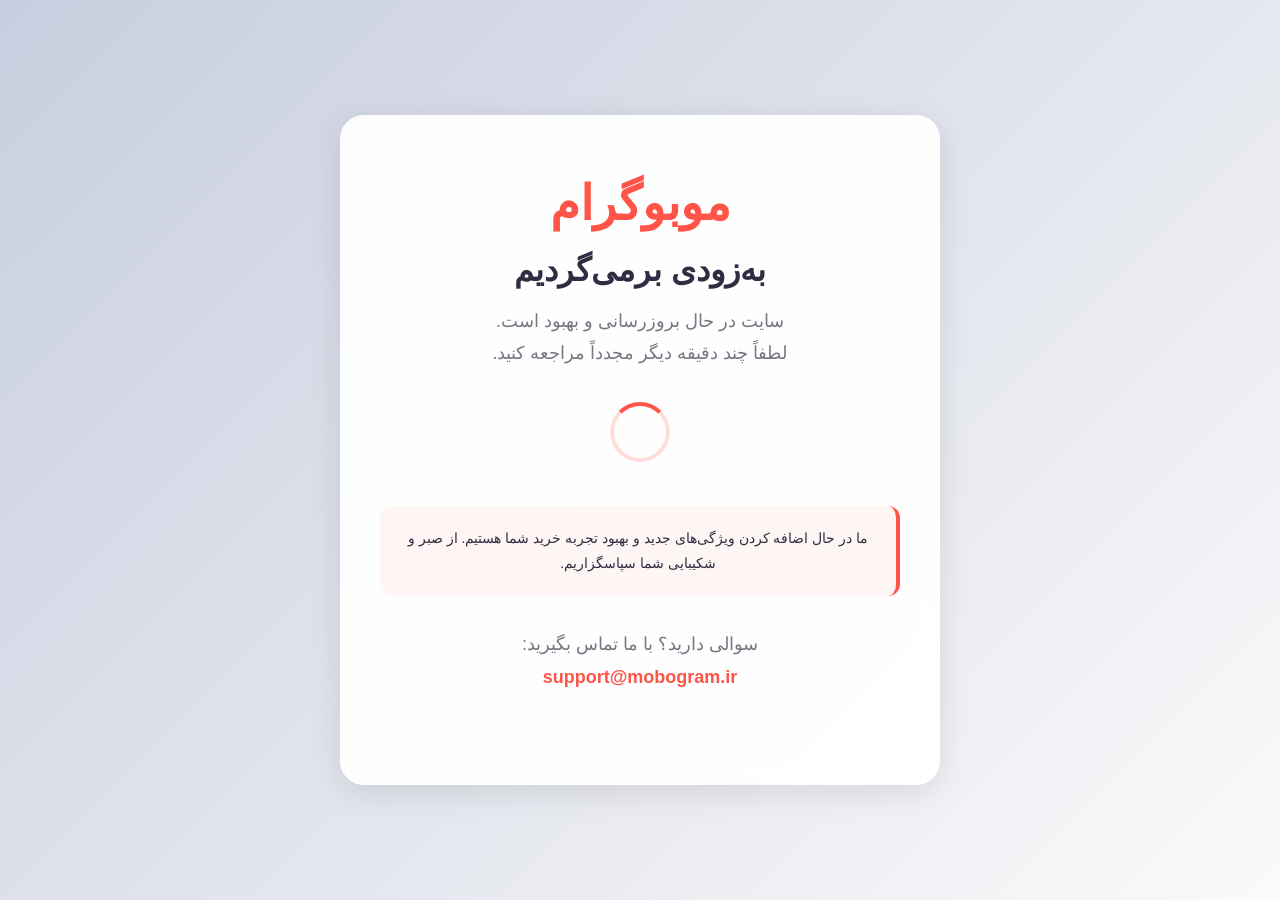
<file: maintenance.html>
<!DOCTYPE html>
<html lang="fa" dir="rtl">
<head>
  <meta charset="UTF-8">
  <meta name="viewport" content="width=device-width, initial-scale=1.0">
  <title>در حال بروزرسانی - موبوگرام</title>
  <style>
    * {
      margin: 0;
      padding: 0;
      box-sizing: border-box;
    }

    body {
      font-family: 'Nian', Tahoma, sans-serif;
      background: linear-gradient(135deg, #C8CEDF 0%, #FAFAFA 100%);
      min-height: 100vh;
      display: flex;
      align-items: center;
      justify-content: center;
      padding: 20px;
    }

    .container {
      text-align: center;
      max-width: 600px;
      background: rgba(255, 255, 255, 0.95);
      backdrop-filter: blur(10px);
      padding: 60px 40px;
      border-radius: 24px;
      box-shadow: 0 8px 32px rgba(0, 0, 0, 0.1);
    }

    .logo {
      font-size: 48px;
      font-weight: 700;
      color: #FF5548;
      margin-bottom: 20px;
      animation: pulse 2s ease-in-out infinite;
    }

    @keyframes pulse {
      0%, 100% { transform: scale(1); opacity: 1; }
      50% { transform: scale(1.05); opacity: 0.9; }
    }

    h1 {
      font-size: 32px;
      color: #302D43;
      margin-bottom: 16px;
      font-weight: 600;
    }

    p {
      font-size: 18px;
      color: #777783;
      line-height: 1.8;
      margin-bottom: 32px;
    }

    .loader {
      display: inline-block;
      width: 60px;
      height: 60px;
      border: 4px solid rgba(255, 85, 72, 0.2);
      border-top-color: #FF5548;
      border-radius: 50%;
      animation: spin 1s linear infinite;
    }

    @keyframes spin {
      to { transform: rotate(360deg); }
    }

    .info {
      margin-top: 40px;
      padding: 20px;
      background: rgba(255, 85, 72, 0.05);
      border-radius: 12px;
      border-right: 4px solid #FF5548;
    }

    .info p {
      font-size: 14px;
      color: #302D43;
      margin: 0;
    }

    .contact {
      margin-top: 32px;
      font-size: 14px;
      color: #777783;
    }

    .contact a {
      color: #FF5548;
      text-decoration: none;
      font-weight: 600;
    }

    .contact a:hover {
      text-decoration: underline;
    }

    @media (max-width: 768px) {
      .container {
        padding: 40px 24px;
      }

      .logo {
        font-size: 36px;
      }

      h1 {
        font-size: 24px;
      }

      p {
        font-size: 16px;
      }
    }
  </style>
</head>
<body>
  <div class="container">
    <div class="logo">موبوگرام</div>
    <h1>به‌زودی برمی‌گردیم</h1>
    <p>
      سایت در حال بروزرسانی و بهبود است.<br>
      لطفاً چند دقیقه دیگر مجدداً مراجعه کنید.
    </p>
    <div class="loader"></div>
    <div class="info">
      <p>
        ما در حال اضافه کردن ویژگی‌های جدید و بهبود تجربه خرید شما هستیم.
        از صبر و شکیبایی شما سپاسگزاریم.
      </p>
    </div>
    <div class="contact">
      <p>
        سوالی دارید؟ با ما تماس بگیرید:<br>
        <a href="mailto:support@mobogram.ir">support@mobogram.ir</a>
      </p>
    </div>
  </div>

  <script>
    // Auto-refresh every 30 seconds
    setTimeout(() => {
      window.location.reload();
    }, 30000);
  </script>
</body>
</html>
</file>
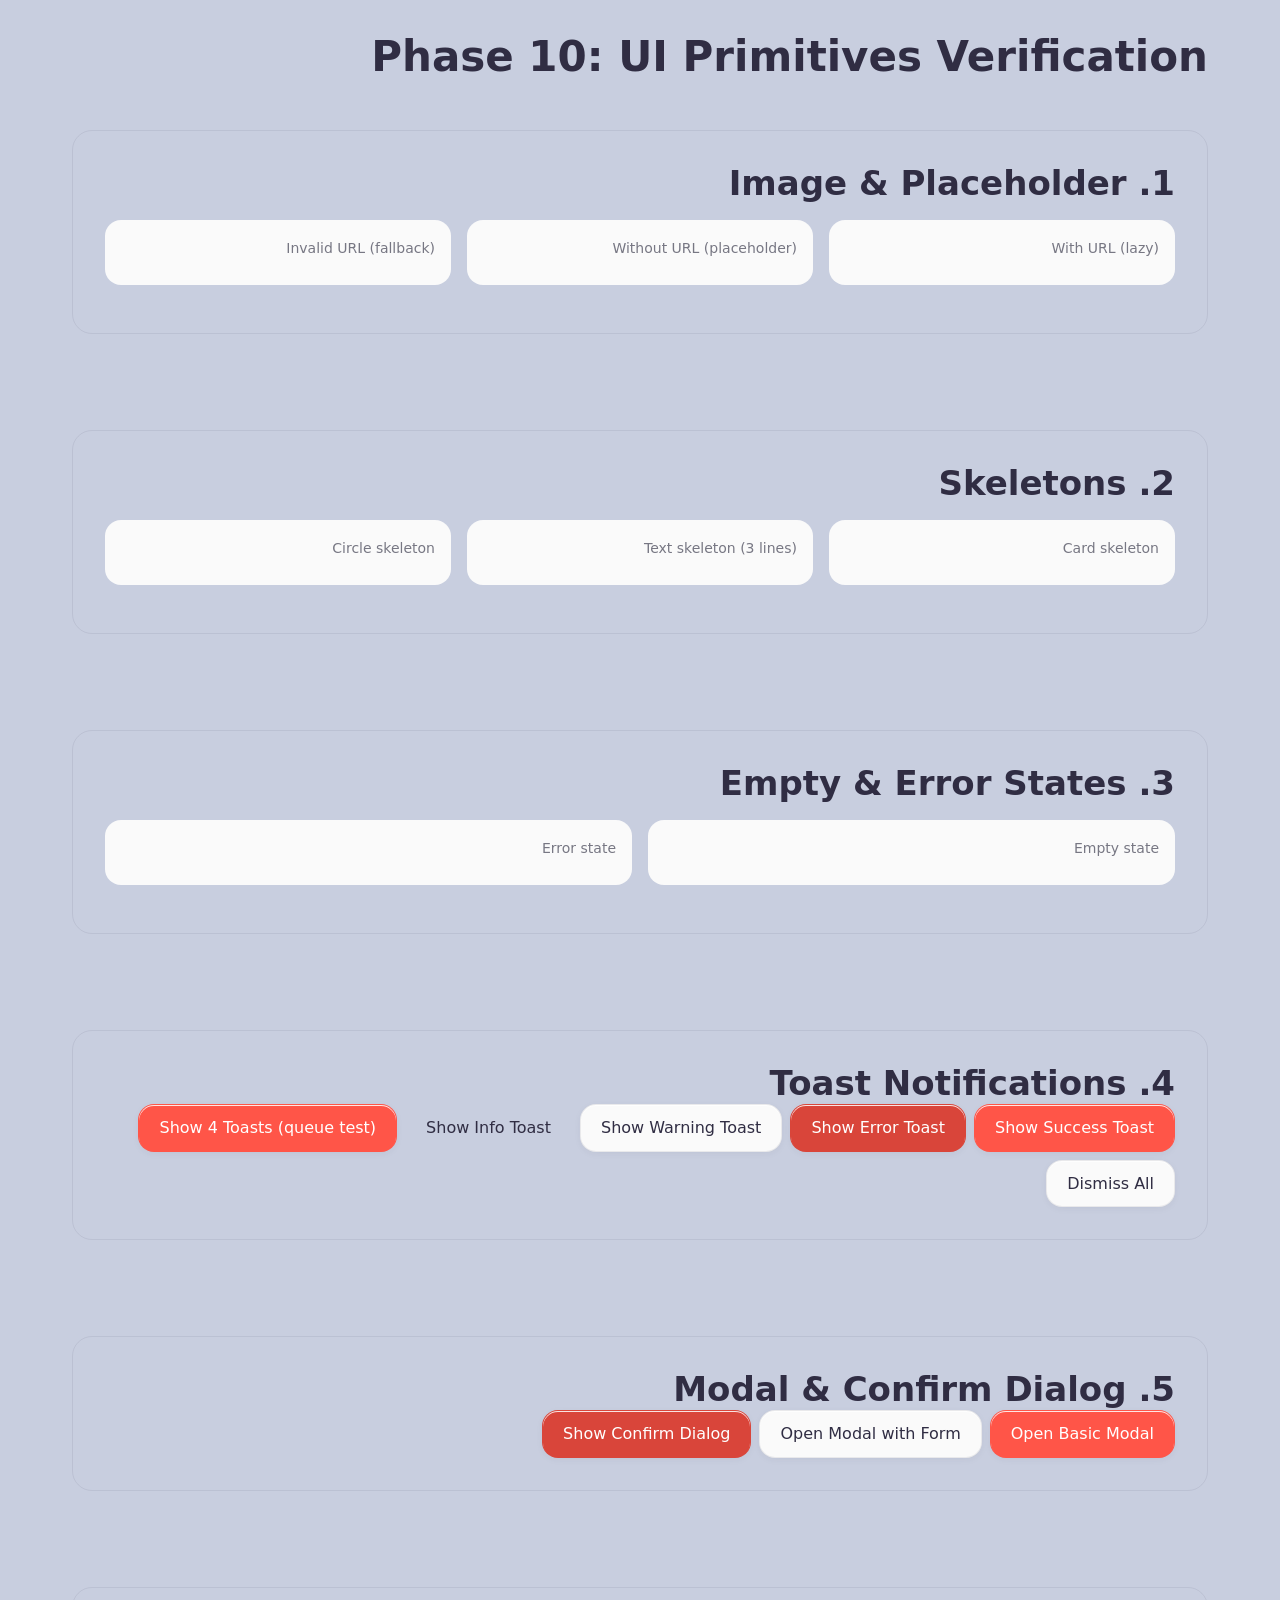
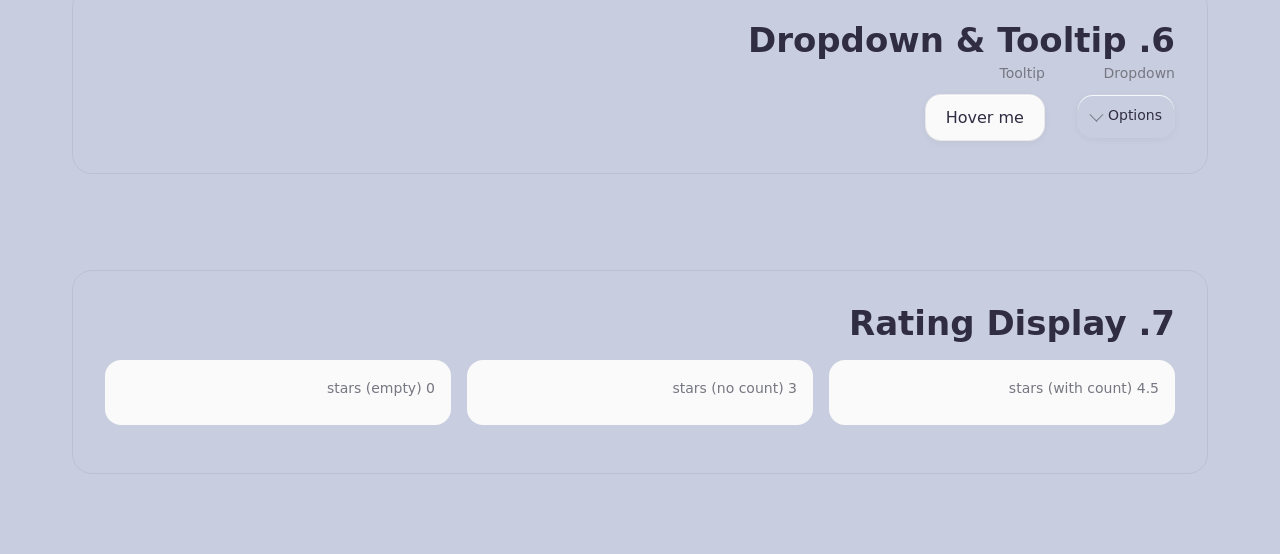
<file: test-primitives.html>
<!DOCTYPE html>
<html lang="fa" dir="rtl">
<head>
  <meta charset="UTF-8">
  <meta name="viewport" content="width=device-width, initial-scale=1.0">
  <title>Phase 10: UI Primitives Test</title>
  <link rel="stylesheet" href="../src/styles/tokens.css">
  <link rel="stylesheet" href="../src/styles/reset.css">
  <link rel="stylesheet" href="../src/styles/base.css">
  <link rel="stylesheet" href="../src/styles/components.css">
  <link rel="stylesheet" href="../src/styles/advanced.css">
  <link rel="stylesheet" href="../src/styles/animations.css">
  <style>
    body { padding: 2rem; max-width: 1200px; margin: 0 auto; }
    .test-section { margin: 3rem 0; padding: 2rem; border: 1px solid var(--color-border); border-radius: var(--radius-lg); }
    .test-section h2 { margin-top: 0; color: var(--color-text); }
    .demo-grid { display: grid; grid-template-columns: repeat(auto-fit, minmax(200px, 1fr)); gap: 1rem; margin: 1rem 0; }
    .demo-item { padding: 1rem; background: var(--color-surface); border-radius: var(--radius-md); }
    .demo-label { font-size: var(--text-sm); color: var(--color-text-muted); margin-bottom: 0.5rem; }
  </style>
</head>
<body>
  <h1>Phase 10: UI Primitives Verification</h1>
  
  <!-- Section 1: Image & Placeholder -->
  <div class="test-section">
    <h2>1. Image & Placeholder</h2>
    <div class="demo-grid">
      <div class="demo-item">
        <div class="demo-label">With URL (lazy)</div>
        <div id="img-with-url"></div>
      </div>
      <div class="demo-item">
        <div class="demo-label">Without URL (placeholder)</div>
        <div id="img-no-url"></div>
      </div>
      <div class="demo-item">
        <div class="demo-label">Invalid URL (fallback)</div>
        <div id="img-invalid-url"></div>
      </div>
    </div>
  </div>

  <!-- Section 2: Skeletons -->
  <div class="test-section">
    <h2>2. Skeletons</h2>
    <div class="demo-grid">
      <div class="demo-item">
        <div class="demo-label">Card skeleton</div>
        <div id="skeleton-card"></div>
      </div>
      <div class="demo-item">
        <div class="demo-label">Text skeleton (3 lines)</div>
        <div id="skeleton-text"></div>
      </div>
      <div class="demo-item">
        <div class="demo-label">Circle skeleton</div>
        <div id="skeleton-circle"></div>
      </div>
    </div>
  </div>

  <!-- Section 3: Empty & Error States -->
  <div class="test-section">
    <h2>3. Empty & Error States</h2>
    <div class="demo-grid">
      <div class="demo-item">
        <div class="demo-label">Empty state</div>
        <div id="empty-state"></div>
      </div>
      <div class="demo-item">
        <div class="demo-label">Error state</div>
        <div id="error-state"></div>
      </div>
    </div>
  </div>

  <!-- Section 4: Toast -->
  <div class="test-section">
    <h2>4. Toast Notifications</h2>
    <div style="display: flex; gap: 0.5rem; flex-wrap: wrap;">
      <button id="toast-success" class="btn btn--primary">Show Success Toast</button>
      <button id="toast-error" class="btn btn--danger">Show Error Toast</button>
      <button id="toast-warning" class="btn btn--secondary">Show Warning Toast</button>
      <button id="toast-info" class="btn btn--ghost">Show Info Toast</button>
      <button id="toast-multiple" class="btn btn--primary">Show 4 Toasts (queue test)</button>
      <button id="toast-dismiss-all" class="btn btn--secondary">Dismiss All</button>
    </div>
  </div>

  <!-- Section 5: Modal & Confirm -->
  <div class="test-section">
    <h2>5. Modal & Confirm Dialog</h2>
    <div style="display: flex; gap: 0.5rem;">
      <button id="modal-basic" class="btn btn--primary">Open Basic Modal</button>
      <button id="modal-form" class="btn btn--secondary">Open Modal with Form</button>
      <button id="confirm-dialog" class="btn btn--danger">Show Confirm Dialog</button>
    </div>
  </div>

  <!-- Section 6: Dropdown & Tooltip -->
  <div class="test-section">
    <h2>6. Dropdown & Tooltip</h2>
    <div style="display: flex; gap: 2rem; align-items: start;">
      <div>
        <div class="demo-label">Dropdown</div>
        <div class="dropdown" id="dropdown-demo">
          <button class="dropdown__trigger btn btn--secondary">
            <span>Options</span>
            <span class="dropdown__caret"></span>
          </button>
          <div class="dropdown__menu">
            <button class="dropdown__item">Edit</button>
            <button class="dropdown__item">Duplicate</button>
            <button class="dropdown__item" disabled>Archive (disabled)</button>
            <button class="dropdown__item">Delete</button>
          </div>
        </div>
      </div>
      <div>
        <div class="demo-label">Tooltip</div>
        <div class="tooltip" id="tooltip-demo">
          <button class="btn btn--secondary">Hover me</button>
          <div class="tooltip__bubble">This is a tooltip</div>
        </div>
      </div>
    </div>
  </div>

  <!-- Section 7: Rating -->
  <div class="test-section">
    <h2>7. Rating Display</h2>
    <div class="demo-grid">
      <div class="demo-item">
        <div class="demo-label">4.5 stars (with count)</div>
        <div id="rating-4-5"></div>
      </div>
      <div class="demo-item">
        <div class="demo-label">3 stars (no count)</div>
        <div id="rating-3"></div>
      </div>
      <div class="demo-item">
        <div class="demo-label">0 stars (empty)</div>
        <div id="rating-0"></div>
      </div>
    </div>
  </div>

  <script type="module">
    import {
      renderImage,
      renderSkeleton,
      renderEmptyState,
      renderErrorState,
      showToast,
      dismissAllToasts,
      showModal,
      showConfirmDialog,
      createDropdown,
      createTooltip,
      renderRating,
    } from '../src/ui/primitives.js';

    // ===== Section 1: Image tests =====
    document.getElementById('img-with-url').appendChild(
      renderImage({
        url: 'https://images.unsplash.com/photo-1511707171634-5f897ff02aa9?w=400',
        alt: 'Sample phone',
        aspectRatio: '1/1',
      })
    );

    document.getElementById('img-no-url').appendChild(
      renderImage({ url: null, alt: 'No image', aspectRatio: '1/1' })
    );

    document.getElementById('img-invalid-url').appendChild(
      renderImage({ url: 'https://invalid-url-that-does-not-exist.com/image.jpg', alt: 'Invalid', aspectRatio: '1/1' })
    );

    // ===== Section 2: Skeleton tests =====
    document.getElementById('skeleton-card').appendChild(renderSkeleton({ variant: 'card' }));
    document.getElementById('skeleton-text').appendChild(renderSkeleton({ variant: 'text', lines: 3 }));
    document.getElementById('skeleton-circle').appendChild(renderSkeleton({ variant: 'circle' }));

    // ===== Section 3: Empty & Error states =====
    document.getElementById('empty-state').appendChild(
      renderEmptyState({
        title: 'سبد خرید شما خالی است',
        description: 'محصولی به سبد خرید اضافه نکرده‌اید',
        icon: 'cart',
        cta: { label: 'مشاهده محصولات', onClick: () => alert('Navigate to products') },
      })
    );

    document.getElementById('error-state').appendChild(
      renderErrorState({
        title: 'خطا در بارگذاری',
        message: 'لطفاً دوباره تلاش کنید',
        onRetry: () => alert('Retrying...'),
      })
    );

    // ===== Section 4: Toast tests =====
    document.getElementById('toast-success').addEventListener('click', () => {
      showToast({ title: 'موفق', message: 'عملیات با موفقیت انجام شد', variant: 'success' });
    });

    document.getElementById('toast-error').addEventListener('click', () => {
      showToast({ title: 'خطا', message: 'مشکلی پیش آمد', variant: 'error', duration: 6000 });
    });

    document.getElementById('toast-warning').addEventListener('click', () => {
      showToast({ title: 'هشدار', message: 'لطفاً توجه کنید', variant: 'warning' });
    });

    document.getElementById('toast-info').addEventListener('click', () => {
      showToast({ message: 'این یک پیام اطلاعاتی است', variant: 'info' });
    });

    document.getElementById('toast-multiple').addEventListener('click', () => {
      showToast({ message: 'Toast 1', variant: 'info' });
      showToast({ message: 'Toast 2', variant: 'success' });
      showToast({ message: 'Toast 3', variant: 'warning' });
      showToast({ message: 'Toast 4 (queued)', variant: 'error' });
    });

    document.getElementById('toast-dismiss-all').addEventListener('click', () => {
      dismissAllToasts();
    });

    // ===== Section 5: Modal tests =====
    document.getElementById('modal-basic').addEventListener('click', () => {
      const { close } = showModal({
        title: 'مودال ساده',
        body: '<p>این یک مودال ساده است. با Escape یا کلیک روی backdrop بسته می‌شود.</p>',
        size: 'md',
        onClose: () => console.log('Modal closed'),
      });
    });

    document.getElementById('modal-form').addEventListener('click', () => {
      const form = document.createElement('form');
      form.innerHTML = `
        <div class="form-control">
          <label class="form-label">نام</label>
          <input type="text" class="input" placeholder="نام خود را وارد کنید">
        </div>
        <div class="form-control">
          <label class="form-label">ایمیل</label>
          <input type="email" class="input" placeholder="email@example.com">
        </div>
      `;

      const footer = document.createElement('div');
      footer.className = 'row row--end';
      footer.style.width = '100%';
      footer.style.gap = 'var(--space-3)';

      const cancelBtn = document.createElement('button');
      cancelBtn.className = 'btn btn--ghost';
      cancelBtn.textContent = 'انصراف';

      const submitBtn = document.createElement('button');
      submitBtn.className = 'btn btn--primary';
      submitBtn.textContent = 'ذخیره';

      footer.append(cancelBtn, submitBtn);

      const { close } = showModal({
        title: 'فرم نمونه',
        body: form,
        footer,
        size: 'md',
      });

      cancelBtn.addEventListener('click', close);
      submitBtn.addEventListener('click', () => {
        showToast({ message: 'فرم ارسال شد', variant: 'success' });
        close();
      });
    });

    document.getElementById('confirm-dialog').addEventListener('click', async () => {
      const confirmed = await showConfirmDialog({
        title: 'تأیید حذف',
        message: 'آیا مطمئن هستید که می‌خواهید این محصول را حذف کنید؟',
        confirmLabel: 'بله، حذف کن',
        cancelLabel: 'انصراف',
        confirmVariant: 'danger',
      });

      if (confirmed) {
        showToast({ message: 'محصول حذف شد', variant: 'success' });
      } else {
        showToast({ message: 'عملیات لغو شد', variant: 'info' });
      }
    });

    // ===== Section 6: Dropdown & Tooltip tests =====
    const dropdown = createDropdown(document.getElementById('dropdown-demo'), {
      trigger: 'click',
      onOpen: () => console.log('Dropdown opened'),
      onClose: () => console.log('Dropdown closed'),
    });

    document.querySelectorAll('#dropdown-demo .dropdown__item').forEach(item => {
      item.addEventListener('click', () => {
        showToast({ message: `Selected: ${item.textContent}`, variant: 'info' });
        dropdown.close();
      });
    });

    const tooltip = createTooltip(document.getElementById('tooltip-demo'));

    // ===== Section 7: Rating tests =====
    document.getElementById('rating-4-5').appendChild(
      renderRating({ value: 4.5, showCount: true, count: 128, size: 'md' })
    );

    document.getElementById('rating-3').appendChild(
      renderRating({ value: 3, showValue: true, size: 'md' })
    );

    document.getElementById('rating-0').appendChild(
      renderRating({ value: 0, size: 'md' })
    );

    console.log('✓ All UI primitives loaded and initialized');
  </script>
</body>
</html>
</file>
<file: src/styles/tokens.css>
/* === FILE: styles/tokens.css === */
/* Project: Mobogram — Phase 1 */
/* Purpose: Design tokens as CSS custom properties — the visual constitution */

:root {
  /* ===== COLORS ===== */

  /* lavender-gray page background */
  --color-bg: #C8CEDF;
  /* primary off-white surface */
  --color-surface: #FAFAFA;
  /* secondary cool-light surface */
  --color-surface-2: #F0F1F5;
  /* tertiary surface for inset areas */
  --color-surface-3: #E4E6EE;
  /* deep charcoal-purple text */
  --color-text: #302D43;
  /* secondary text */
  --color-text-muted: #777783;
  /* captions, hints */
  --color-text-subtle: #9A9AA8;
  /* warm coral-red primary accent */
  --color-accent: #FF5548;
  /* accent hover state */
  --color-accent-hover: #E8463A;
  /* accent active/pressed state */
  --color-accent-active: #D13A2F;
  /* tinted backgrounds for accent */
  --color-accent-soft: rgba(255, 85, 72, 0.12);
  /* text on coral */
  --color-on-accent: #FFFFFF;
  /* subtle border */
  --color-border: rgba(48, 45, 67, 0.08);
  /* stronger border for emphasis */
  --color-border-strong: rgba(48, 45, 67, 0.14);
  /* success green */
  --color-success: #2FA36B;
  /* success tinted background */
  --color-success-soft: rgba(47, 163, 107, 0.12);
  /* warning amber */
  --color-warning: #E0A02B;
  /* warning tinted background */
  --color-warning-soft: rgba(224, 160, 43, 0.14);
  /* danger red */
  --color-danger: #D9453A;
  /* danger tinted background */
  --color-danger-soft: rgba(217, 69, 58, 0.12);
  /* info blue */
  --color-info: #3B7DD8;
  /* info tinted background */
  --color-info-soft: rgba(59, 125, 216, 0.12);
  /* checkerboard placeholder tint */
  --color-checker: rgba(48, 45, 67, 0.06);

  /* ===== SPACING (4-based scale) ===== */

  --space-1: 4px;   /* micro gap */
  --space-2: 8px;   /* tight gap */
  --space-3: 12px;  /* compact gap */
  --space-4: 16px;  /* default gap */
  --space-5: 20px;  /* comfortable gap */
  --space-6: 24px;  /* section gap */
  --space-8: 32px;  /* large gap */
  --space-10: 40px; /* section padding */
  --space-12: 48px; /* page section spacing */
  --space-16: 64px; /* major section spacing */
  --space-20: 80px; /* hero spacing */

  /* ===== RADIUS ===== */

  --radius-xs: 8px;    /* small chips, tags */
  --radius-sm: 12px;   /* inputs, small cards */
  --radius-md: 16px;   /* cards, panels */
  --radius-lg: 20px;   /* large cards */
  --radius-xl: 28px;   /* modals, dialogs */
  --radius-2xl: 36px;  /* hero sections */
  --radius-full: 9999px; /* pills, circles */

  /* ===== SHADOWS (three-layer neumorphic system) ===== */

  /* Layer 1: large, soft, low opacity — ambient glow */
  --shadow-ambient: 0 8px 24px -8px rgba(48, 45, 67, 0.10);
  /* Layer 2: medium, directed — key light */
  --shadow-key: 0 2px 8px -2px rgba(48, 45, 67, 0.08);
  /* Layer 3: light edge on top — highlight */
  --shadow-highlight: inset 0 1px 0 rgba(255, 255, 255, 0.85);

  /* Composed: standard card elevation */
  --shadow-card:
    var(--shadow-key),
    var(--shadow-ambient),
    var(--shadow-highlight);

  /* Composed: elevated elements (dropdowns, popovers) */
  --shadow-elevated:
    0 4px 12px -2px rgba(48, 45, 67, 0.08),
    0 16px 40px -12px rgba(48, 45, 67, 0.14),
    var(--shadow-highlight);

  /* Composed: floating elements (modals, toasts, drawers) */
  --shadow-floating:
    0 8px 20px -4px rgba(48, 45, 67, 0.10),
    0 28px 60px -16px rgba(48, 45, 67, 0.18),
    var(--shadow-highlight);

  /* Composed: inset/well areas */
  --shadow-inset:
    inset 0 2px 6px rgba(48, 45, 67, 0.08),
    inset 0 -1px 0 rgba(255, 255, 255, 0.6);

  /* ===== TYPOGRAPHY ===== */

  /* Font stacks */
  --font-fa: 'Vazirmatn', system-ui, -apple-system, 'Segoe UI', sans-serif;
  --font-en: 'Inter', system-ui, -apple-system, 'Segoe UI', sans-serif;
  --font-mono: 'JetBrains Mono', ui-monospace, 'SF Mono', monospace;

  /* Fluid sizes using clamp(min, preferred, max) */
  --text-xs:   clamp(0.6875rem, 0.65rem + 0.2vw, 0.75rem);    /* ~11–12px */
  --text-sm:   clamp(0.8125rem, 0.78rem + 0.25vw, 0.875rem);  /* ~13–14px */
  --text-base: clamp(0.9375rem, 0.9rem + 0.3vw, 1rem);        /* ~15–16px */
  --text-lg:   clamp(1.0625rem, 1rem + 0.4vw, 1.125rem);      /* ~17–18px */
  --text-xl:   clamp(1.25rem, 1.15rem + 0.6vw, 1.375rem);     /* ~20–22px */
  --text-2xl:  clamp(1.5rem, 1.35rem + 0.9vw, 1.75rem);       /* ~24–28px */
  --text-3xl:  clamp(1.75rem, 1.55rem + 1.2vw, 2.125rem);     /* ~28–34px */
  --text-4xl:  clamp(2.125rem, 1.85rem + 1.6vw, 2.625rem);    /* ~34–42px */
  --text-5xl:  clamp(2.5rem, 2.1rem + 2.2vw, 3.25rem);        /* ~40–52px */

  /* Line heights */
  --leading-tight: 1.2;    /* headings */
  --leading-snug: 1.35;    /* UI labels */
  --leading-normal: 1.6;   /* default */
  --leading-relaxed: 1.8;  /* Persian body — needs air */

  /* Font weights */
  --weight-regular: 400;
  --weight-medium: 500;
  --weight-semibold: 600;
  --weight-bold: 700;

  /* ===== MOTION ===== */

  /* Durations */
  --duration-instant: 80ms;  /* micro feedback */
  --duration-fast: 160ms;    /* hover, focus */
  --duration-normal: 240ms;  /* state transitions */
  --duration-slow: 360ms;    /* reveals, entrances */
  --duration-slower: 480ms;  /* page transitions */

  /* Easings */
  --ease-out-soft: cubic-bezier(0.22, 1, 0.36, 1);      /* entrances, reveals */
  --ease-in-out-soft: cubic-bezier(0.65, 0, 0.35, 1);   /* state changes */
  --ease-spring: cubic-bezier(0.34, 1.56, 0.64, 1);     /* playful micro-interactions */

  /* ===== LAYOUT ===== */

  /* Container widths */
  --container-sm: 640px;
  --container-md: 768px;
  --container-lg: 1024px;
  --container-xl: 1200px;
  --container-2xl: 1440px;

  /* Structural heights */
  --header-height: 72px;

  /* ===== Z-INDEX ===== */

  --z-base: 1;
  --z-dropdown: 100;
  --z-sticky: 200;
  --z-header: 300;
  --z-drawer: 400;
  --z-modal: 500;
  --z-toast: 600;
  --z-tooltip: 700;

  /* ===== FOCUS ===== */

  /* Focus ring for keyboard navigation */
  --focus-ring: 0 0 0 3px rgba(255, 85, 72, 0.35);
  /* Offset from element edge */
  --focus-ring-offset: 2px;
}

/* Mobile header height override */
@media (max-width: 767px) {
  :root {
    --header-height: 64px;
  }
}
</file>
<file: src/styles/base.css>
/* === FILE: styles/base.css === */
/* Project: Mobogram — Phase 1 */
/* Purpose: Base styles, typography defaults, layout utilities — no component styles */

/* ===== ROOT & BODY ===== */

html,
body {
  overflow-x: clip;
}

body {
  display: flex;
  flex-direction: column;
  min-height: 100dvh;
  background-color: var(--color-bg);
  color: var(--color-text);
  font-size: var(--text-base);
  line-height: var(--leading-relaxed);
}

:lang(fa) body {
  font-family: var(--font-fa);
}

:lang(en) body {
  font-family: var(--font-en);
}

/* ===== TYPOGRAPHY DEFAULTS ===== */

h1 {
  font-size: var(--text-4xl);
}

h2 {
  font-size: var(--text-3xl);
}

h3 {
  font-size: var(--text-2xl);
}

h4 {
  font-size: var(--text-xl);
}

h5 {
  font-size: var(--text-lg);
}

h6 {
  font-size: var(--text-base);
}

h1,
h2,
h3,
h4,
h5,
h6 {
  line-height: var(--leading-tight);
  font-weight: var(--weight-semibold);
  color: var(--color-text);
}

p {
  line-height: var(--leading-relaxed);
  margin-block-end: var(--space-4);
}

small {
  font-size: var(--text-sm);
  color: var(--color-text-muted);
}

strong,
b {
  font-weight: var(--weight-semibold);
}

code,
kbd,
samp,
pre {
  font-family: var(--font-mono);
  font-size: 0.9em;
}

/* ===== LINKS ===== */

a {
  color: var(--color-accent);
  text-decoration: underline;
  text-underline-offset: 3px;
  text-decoration-thickness: 1px;
  transition: color var(--duration-fast) var(--ease-out-soft);
}

a:hover {
  color: var(--color-accent-hover);
}

/* ===== SELECTION ===== */

::selection {
  background: var(--color-accent-soft);
  color: var(--color-text);
}

/* ===== SCROLLBAR ===== */

/* Webkit scrollbar styling */
::-webkit-scrollbar {
  width: 8px;
  height: 8px;
}

::-webkit-scrollbar-track {
  background: transparent;
}

::-webkit-scrollbar-thumb {
  background-color: var(--color-border-strong);
  border-radius: var(--radius-full);
  border: 2px solid transparent;
  background-clip: padding-box;
}

::-webkit-scrollbar-thumb:hover {
  background-color: var(--color-text-subtle);
}

/* Standard scrollbar (Firefox) */
* {
  scrollbar-width: thin;
  scrollbar-color: var(--color-border-strong) transparent;
}

/* ===== FOCUS ===== */

:focus {
  outline: none;
}

:focus-visible {
  outline: none;
  box-shadow: var(--focus-ring);
  outline-offset: var(--focus-ring-offset);
  border-radius: inherit;
}

a:focus-visible,
button:focus-visible,
input:focus-visible,
textarea:focus-visible,
select:focus-visible,
[tabindex]:focus-visible {
  outline: none;
  box-shadow: var(--focus-ring);
  outline-offset: var(--focus-ring-offset);
  border-radius: inherit;
}

/* ===== SCROLL BEHAVIOR ===== */

html {
  scroll-behavior: smooth;
}

/* ===== LAYOUT UTILITIES ===== */

.container {
  width: 100%;
  max-width: var(--container-xl);
  margin-inline: auto;
  padding-inline: var(--space-4);
}

@media (min-width: 768px) {
  .container {
    padding-inline: var(--space-6);
  }
}

@media (min-width: 1200px) {
  .container {
    max-width: var(--container-2xl);
  }
}

/* Stack: vertical flex layout */
.stack {
  display: flex;
  flex-direction: column;
  gap: var(--space-4);
}

.stack--tight {
  gap: var(--space-2);
}

.stack--loose {
  gap: var(--space-8);
}

/* Row: horizontal flex layout */
.row {
  display: flex;
  align-items: center;
  gap: var(--space-3);
  flex-wrap: wrap;
}

.row--between {
  justify-content: space-between;
}

.row--center {
  justify-content: center;
}

.row--end {
  justify-content: flex-end;
}

/* Grid: auto-fill responsive grid */
.grid {
  display: grid;
  grid-template-columns: repeat(auto-fill, minmax(220px, 1fr));
  gap: var(--space-5);
}

.grid--2 {
  grid-template-columns: repeat(2, 1fr);
}

.grid--3 {
  grid-template-columns: repeat(auto-fill, minmax(280px, 1fr));
}

/* ===== VISIBILITY ===== */

.visually-hidden {
  position: absolute;
  width: 1px;
  height: 1px;
  padding: 0;
  margin: -1px;
  overflow: hidden;
  clip: rect(0, 0, 0, 0);
  white-space: nowrap;
  border: 0;
}

.hidden {
  display: none !important;
}

/* ===== TEXT HELPERS ===== */

.text-muted {
  color: var(--color-text-muted);
}

.text-subtle {
  color: var(--color-text-subtle);
}

.text-accent {
  color: var(--color-accent);
}

.text-center {
  text-align: center;
}

.truncate {
  overflow: hidden;
  text-overflow: ellipsis;
  white-space: nowrap;
}

.line-clamp-2 {
  display: -webkit-box;
  -webkit-line-clamp: 2;
  -webkit-box-orient: vertical;
  overflow: hidden;
}

.line-clamp-3 {
  display: -webkit-box;
  -webkit-line-clamp: 3;
  -webkit-box-orient: vertical;
  overflow: hidden;
}

/* ===== REDUCED MOTION ===== */

@media (prefers-reduced-motion: reduce) {
  html {
    scroll-behavior: auto;
  }

  *,
  *::before,
  *::after {
    animation-duration: 0.01ms !important;
    animation-iteration-count: 1 !important;
    transition-duration: 0.01ms !important;
    scroll-behavior: auto !important;
  }
}
</file>
<file: src/styles/components.css>
/* === FILE: styles/components.css === */
/* Project: Mobogram — Phase 3: Advanced UI Components */
/* Purpose: Buttons, inputs, forms, chips, rating, tables, badges, placeholder, skeleton, toast, modal, dropdown, tooltip */

/* ============================================================
   GLOBAL: Reduced-motion override (top-level)
   ============================================================ */

@media (prefers-reduced-motion: reduce) {
  .btn,
  .chip,
  .check input,
  .input {
    transition: none;
  }
}

/* ============================================================
   SECTION 1: Button
   ============================================================ */

/* --- Base --- */

.btn {
  display: inline-flex;
  align-items: center;
  justify-content: center;
  gap: var(--space-2);
  padding-block: var(--space-3);
  padding-inline: var(--space-5);
  font: inherit;
  font-size: var(--text-base);
  font-weight: var(--weight-medium);
  line-height: var(--leading-snug);
  border-radius: var(--radius-md);
  border: 1px solid transparent;
  cursor: pointer;
  user-select: none;
  -webkit-tap-highlight-color: transparent;
  transition:
    background-color var(--duration-fast) var(--ease-out-soft),
    color            var(--duration-fast) var(--ease-out-soft),
    box-shadow       var(--duration-fast) var(--ease-out-soft),
    transform        var(--duration-fast) var(--ease-out-soft);
  min-height: 44px;
  text-align: center;
  white-space: nowrap;
  position: relative;
}

/* --- Variants --- */

/* Primary */
.btn--primary {
  background: var(--color-accent);
  color: var(--color-on-accent);
  box-shadow: var(--shadow-key), var(--shadow-highlight);
}

.btn--primary:hover:not(:disabled) {
  background: var(--color-accent-hover);
}

.btn--primary:active:not(:disabled) {
  background: var(--color-accent-active);
  transform: translateY(1px);
  box-shadow: none;
}

.btn--primary:disabled {
  background: var(--color-surface-3);
  color: var(--color-text-subtle);
  box-shadow: none;
  cursor: not-allowed;
}

/* Secondary */
.btn--secondary {
  background: var(--color-surface);
  color: var(--color-text);
  border-color: var(--color-border);
  box-shadow: var(--shadow-key), var(--shadow-highlight);
}

.btn--secondary:hover:not(:disabled) {
  background: var(--color-surface-2);
  border-color: var(--color-border-strong);
}

.btn--secondary:active:not(:disabled) {
  transform: translateY(1px);
  box-shadow: none;
}

.btn--secondary:disabled {
  background: var(--color-surface-2);
  color: var(--color-text-subtle);
  box-shadow: none;
  cursor: not-allowed;
}

/* Ghost */
.btn--ghost {
  background: transparent;
  color: var(--color-text);
}

.btn--ghost:hover:not(:disabled) {
  background: var(--color-surface-2);
}

.btn--ghost:active:not(:disabled) {
  background: var(--color-surface-3);
}

.btn--ghost:disabled {
  color: var(--color-text-subtle);
  cursor: not-allowed;
}

/* Danger */
.btn--danger {
  background: var(--color-danger);
  color: white;
  box-shadow: var(--shadow-key), var(--shadow-highlight);
}

.btn--danger:hover:not(:disabled) {
  filter: brightness(0.94);
}

.btn--danger:active:not(:disabled) {
  transform: translateY(1px);
  box-shadow: none;
}

.btn--danger:disabled {
  background: var(--color-surface-3);
  color: var(--color-text-subtle);
  box-shadow: none;
  cursor: not-allowed;
}

/* Outline */
.btn--outline {
  background: transparent;
  color: var(--color-accent);
  border-color: var(--color-accent);
}

.btn--outline:hover:not(:disabled) {
  background: var(--color-accent-soft);
}

.btn--outline:active:not(:disabled) {
  transform: translateY(1px);
}

.btn--outline:disabled {
  border-color: var(--color-border);
  color: var(--color-text-subtle);
  cursor: not-allowed;
}

/* Link */
.btn--link {
  background: transparent;
  color: var(--color-accent);
  border: 0;
  padding-inline: 0;
  padding-block: 0;
  min-height: 0;
  text-decoration: underline;
  text-underline-offset: 3px;
  box-shadow: none;
}

.btn--link:hover:not(:disabled) {
  color: var(--color-accent-hover);
}

.btn--link:active:not(:disabled) {
  transform: none;
}

.btn--link:disabled {
  color: var(--color-text-subtle);
  cursor: not-allowed;
}

/* --- Sizes --- */

.btn--sm {
  padding-block: var(--space-2);
  padding-inline: var(--space-4);
  font-size: var(--text-sm);
  min-height: 36px;
  border-radius: var(--radius-sm);
}

.btn--lg {
  padding-block: var(--space-4);
  padding-inline: var(--space-8);
  font-size: var(--text-lg);
  min-height: 52px;
  border-radius: var(--radius-lg);
}

/* --- Layout --- */

.btn--block {
  width: 100%;
  display: flex;
}

.btn--icon {
  aspect-ratio: 1;
  padding: 0;
  border-radius: var(--radius-full);
  width: 44px;
  min-width: 44px;
  min-height: 44px;
  justify-content: center;
}

.btn--icon.btn--sm {
  width: 36px;
  min-width: 36px;
  min-height: 36px;
}

/* --- Grouping --- */

.btn-group {
  display: inline-flex;
  gap: var(--space-2);
  flex-wrap: wrap;
}

.btn-group--attached {
  gap: 0;
}

.btn-group--attached .btn {
  border-radius: 0;
}

.btn-group--attached .btn:first-child {
  border-start-start-radius: var(--radius-md);
  border-end-start-radius: var(--radius-md);
}

.btn-group--attached .btn:last-child {
  border-start-end-radius: var(--radius-md);
  border-end-end-radius: var(--radius-md);
}

/* --- Loading state --- */

.btn[aria-busy="true"] {
  color: transparent;
  pointer-events: none;
}

.btn[aria-busy="true"]::after {
  content: "";
  position: absolute;
  inset-inline: 0;
  margin-inline: auto;
  width: 18px;
  height: 18px;
  border: 2px solid currentColor;
  border-top-color: transparent;
  border-radius: 50%;
  animation: btn-spin 0.7s linear infinite;
  color: var(--color-text);
}

.btn--primary[aria-busy="true"]::after {
  border-color: var(--color-on-accent);
  border-top-color: transparent;
}

@keyframes btn-spin {
  to {
    transform: rotate(360deg);
  }
}

/* --- Focus --- */

.btn:focus-visible {
  outline: none;
  box-shadow: var(--focus-ring);
  outline-offset: var(--focus-ring-offset);
}

/* --- Reduced motion --- */

@media (prefers-reduced-motion: reduce) {
  .btn {
    transition: none;
  }

  .btn[aria-busy="true"]::after {
    animation-duration: 2s;
  }
}

/* ============================================================
   SECTION 2: Badge
   ============================================================ */

/* --- Base --- */

.badge {
  display: inline-flex;
  align-items: center;
  justify-content: center;
  min-width: 18px;
  height: 18px;
  padding-inline: var(--space-1);
  border-radius: var(--radius-full);
  font-size: var(--text-xs);
  font-weight: var(--weight-semibold);
  line-height: 1;
  background: var(--color-accent);
  color: var(--color-on-accent);
  pointer-events: none;
}

/* --- Variants --- */

.badge--neutral {
  background: var(--color-surface-3);
  color: var(--color-text);
}

.badge--success {
  background: var(--color-success-soft);
  color: var(--color-success);
}

.badge--warning {
  background: var(--color-warning-soft);
  color: var(--color-warning);
}

.badge--danger {
  background: var(--color-danger-soft);
  color: var(--color-danger);
}

/* --- Positioned (floating on icon buttons) --- */

.badge--floating {
  position: absolute;
  inset-block-start: -4px;
  inset-inline-end: -4px;
  box-shadow: 0 0 0 2px var(--color-surface);
}

/* ============================================================
   SECTION 3: Input
   ============================================================ */

/* --- Base --- */

.input {
  display: block;
  width: 100%;
  padding-block: var(--space-3);
  padding-inline: var(--space-4);
  font: inherit;
  font-size: var(--text-base);
  line-height: var(--leading-snug);
  color: var(--color-text);
  background: var(--color-surface);
  border: 1px solid var(--color-border);
  border-radius: var(--radius-md);
  box-shadow: var(--shadow-inset);
  transition:
    border-color var(--duration-fast) var(--ease-out-soft),
    box-shadow   var(--duration-fast) var(--ease-out-soft),
    background   var(--duration-fast) var(--ease-out-soft);
  min-height: 44px;
}

/* --- Placeholder --- */

.input::placeholder {
  color: var(--color-text-subtle);
  opacity: 1;
}

/* --- Hover --- */

.input:hover:not(:focus):not([aria-invalid="true"]):not(:disabled) {
  border-color: var(--color-border-strong);
}

/* --- Focus --- */

.input:focus,
.input:focus-visible {
  outline: none;
  border-color: var(--color-accent);
  box-shadow: var(--focus-ring);
  background: var(--color-surface);
}

/* --- Invalid --- */

.input[aria-invalid="true"] {
  border-color: var(--color-danger);
  background: var(--color-surface);
}

.input[aria-invalid="true"]:focus-visible {
  box-shadow: 0 0 0 3px var(--color-danger-soft);
}

/* --- Disabled --- */

.input:disabled {
  background: var(--color-surface-2);
  color: var(--color-text-subtle);
  cursor: not-allowed;
}

/* --- Textarea --- */

textarea.input {
  min-height: 96px;
  resize: vertical;
  padding-block: var(--space-3);
}

/* --- Select --- */

select.input {
  appearance: none;
  padding-inline-end: var(--space-10);
  background-image: url("data:image/svg+xml;utf8,<svg xmlns='http://www.w3.org/2000/svg' width='12' height='8' viewBox='0 0 12 8'><path d='M1 1l5 5 5-5' stroke='%23777783' stroke-width='1.5' fill='none' stroke-linecap='round' stroke-linejoin='round'/></svg>");
  background-repeat: no-repeat;
  background-position: center right var(--space-4);
}

/* --- Search input --- */

.input--search {
  padding-inline-start: var(--space-10);
  background-image: url("data:image/svg+xml;utf8,<svg xmlns='http://www.w3.org/2000/svg' width='18' height='18' viewBox='0 0 24 24' fill='none' stroke='%23777783' stroke-width='2'><circle cx='11' cy='11' r='7'/><line x1='16' y1='16' x2='21' y2='21'/></svg>");
  background-repeat: no-repeat;
  background-position: center left var(--space-3);
}

[dir="rtl"] .input--search {
  background-position: center right var(--space-3);
}

/* --- Input with addon (icon prefix/suffix) --- */

.input-wrap {
  position: relative;
  display: flex;
  align-items: center;
}

.input-wrap .input {
  padding-inline: var(--space-10);
}

.input-wrap__icon {
  position: absolute;
  inset-inline-start: var(--space-3);
  display: inline-flex;
  align-items: center;
  justify-content: center;
  color: var(--color-text-muted);
  pointer-events: none;
}

.input-wrap--suffix .input-wrap__icon--end {
  inset-inline-start: auto;
  inset-inline-end: var(--space-3);
}

/* --- Sizes --- */

.input--sm {
  min-height: 36px;
  padding-block: var(--space-2);
  font-size: var(--text-sm);
}

.input--lg {
  min-height: 52px;
  padding-block: var(--space-4);
  font-size: var(--text-lg);
}

/* ============================================================
   SECTION 4: Form
   ============================================================ */

/* --- Base --- */

.form {
  display: flex;
  flex-direction: column;
  gap: var(--space-5);
}

.form-row {
  display: flex;
  flex-direction: column;
  gap: var(--space-2);
}

@media (min-width: 768px) {
  .form-row--inline {
    flex-direction: row;
    align-items: center;
    gap: var(--space-4);
  }

  .form-row--inline .form-label {
    flex: 0 0 auto;
    min-width: 140px;
  }

  .form-row--inline .form-control {
    flex: 1 1 auto;
  }
}

.form-control {
  display: flex;
  flex-direction: column;
  gap: var(--space-2);
}

.form-label {
  font-size: var(--text-sm);
  font-weight: var(--weight-medium);
  color: var(--color-text);
}

.form-label .form-required {
  color: var(--color-danger);
  margin-inline-start: var(--space-1);
}

.form-helper {
  font-size: var(--text-xs);
  color: var(--color-text-muted);
  line-height: var(--leading-snug);
}

.form-error {
  display: none;
  font-size: var(--text-xs);
  color: var(--color-danger);
  line-height: var(--leading-snug);
}

.form-error.is-visible {
  display: block;
}

.form-control[data-invalid="true"] .form-error {
  display: block;
}

.form-actions {
  display: flex;
  gap: var(--space-3);
  flex-wrap: wrap;
  align-items: center;
  justify-content: flex-end;
  padding-block-start: var(--space-2);
}

@media (max-width: 767px) {
  .form-actions {
    flex-direction: column-reverse;
  }

  .form-actions .btn {
    width: 100%;
  }
}

/* --- Fieldset / Legend --- */

.fieldset {
  border: 1px solid var(--color-border);
  border-radius: var(--radius-lg);
  padding: var(--space-5);
  display: flex;
  flex-direction: column;
  gap: var(--space-4);
}

.fieldset__legend {
  padding-inline: var(--space-2);
  font-weight: var(--weight-semibold);
  font-size: var(--text-base);
  color: var(--color-text);
}

/* --- Checkbox and Radio (custom, accessible) --- */

.check {
  display: inline-flex;
  align-items: center;
  gap: var(--space-2);
  cursor: pointer;
  user-select: none;
  font-size: var(--text-sm);
  color: var(--color-text);
  min-height: 44px;
}

.check input[type="checkbox"],
.check input[type="radio"] {
  appearance: none;
  width: 20px;
  height: 20px;
  flex: 0 0 20px;
  border: 1.5px solid var(--color-border-strong);
  border-radius: var(--radius-xs);
  background: var(--color-surface);
  display: inline-grid;
  place-content: center;
  transition: all var(--duration-fast) var(--ease-out-soft);
}

.check input[type="radio"] {
  border-radius: 50%;
}

.check input:checked {
  background: var(--color-accent);
  border-color: var(--color-accent);
}

.check input:focus-visible {
  outline: none;
  box-shadow: var(--focus-ring);
}

.check input:checked::after {
  content: "";
  width: 10px;
  height: 10px;
  border-radius: 2px;
  background: var(--color-on-accent);
}

.check input[type="radio"]:checked::after {
  width: 8px;
  height: 8px;
  border-radius: 50%;
}

/* ============================================================
   SECTION 5: Chips
   ============================================================ */

/* --- Base --- */

.chip {
  display: inline-flex;
  align-items: center;
  gap: var(--space-2);
  padding-block: var(--space-2);
  padding-inline: var(--space-4);
  min-height: 36px;
  font-size: var(--text-sm);
  font-weight: var(--weight-medium);
  color: var(--color-text);
  background: var(--color-surface);
  border: 1px solid var(--color-border);
  border-radius: var(--radius-full);
  cursor: pointer;
  transition:
    background-color var(--duration-fast) var(--ease-out-soft),
    border-color     var(--duration-fast) var(--ease-out-soft),
    color            var(--duration-fast) var(--ease-out-soft),
    box-shadow       var(--duration-fast) var(--ease-out-soft);
  white-space: nowrap;
  user-select: none;
}

/* --- States --- */

.chip:hover:not(:disabled):not([aria-pressed="true"]) {
  border-color: var(--color-border-strong);
  background: var(--color-surface-2);
}

.chip[aria-pressed="true"],
.chip.is-active {
  background: var(--color-accent);
  color: var(--color-on-accent);
  border-color: var(--color-accent);
  box-shadow: var(--shadow-key), var(--shadow-highlight);
}

.chip:focus-visible {
  outline: none;
  box-shadow: var(--focus-ring);
}

.chip:disabled {
  background: var(--color-surface-2);
  color: var(--color-text-subtle);
  cursor: not-allowed;
}

/* --- Sizes --- */

.chip--sm {
  min-height: 28px;
  padding-block: var(--space-1);
  padding-inline: var(--space-3);
  font-size: var(--text-xs);
}

/* --- Removable --- */

.chip__remove {
  display: inline-flex;
  align-items: center;
  justify-content: center;
  width: 18px;
  height: 18px;
  border-radius: 50%;
  background: rgba(0, 0, 0, 0.08);
  color: inherit;
  margin-inline-start: var(--space-1);
  cursor: pointer;
}

.chip__remove:hover {
  background: rgba(0, 0, 0, 0.16);
}

/* --- Group --- */

.chip-group {
  display: flex;
  flex-wrap: wrap;
  gap: var(--space-2);
  align-items: center;
}

.chip-group--scroll {
  flex-wrap: nowrap;
  overflow-x: auto;
  scrollbar-width: none;
  -webkit-overflow-scrolling: touch;
  padding-block-end: var(--space-1);
}

.chip-group--scroll::-webkit-scrollbar {
  display: none;
}

/* ============================================================
   SECTION 6: Rating
   ============================================================ */

/* --- Base --- */

.rating {
  display: inline-flex;
  align-items: center;
  gap: var(--space-2);
  font-size: var(--text-sm);
  color: var(--color-text-muted);
}

.rating__stars {
  display: inline-flex;
  gap: 2px;
}

.rating__star {
  width: 14px;
  height: 14px;
  display: inline-block;
  background-repeat: no-repeat;
  background-size: contain;
  background-image: url("data:image/svg+xml;utf8,<svg xmlns='http://www.w3.org/2000/svg' viewBox='0 0 24 24' fill='%23E0A02B'><path d='M12 2l3.09 6.26L22 9.27l-5 4.87 1.18 6.88L12 17.77l-6.18 3.25L7 14.14 2 9.27l6.91-1.01L12 2z'/></svg>");
}

/* --- Star variants --- */

.rating__star--empty {
  background-image: url("data:image/svg+xml;utf8,<svg xmlns='http://www.w3.org/2000/svg' viewBox='0 0 24 24' fill='none' stroke='%239A9AA8' stroke-width='1.5'><path d='M12 2l3.09 6.26L22 9.27l-5 4.87 1.18 6.88L12 17.77l-6.18 3.25L7 14.14 2 9.27l6.91-1.01L12 2z'/></svg>");
}

.rating__star--half {
  background-image: url("data:image/svg+xml;utf8,<svg xmlns='http://www.w3.org/2000/svg' viewBox='0 0 24 24'><defs><linearGradient id='half'><stop offset='50%25' stop-color='%23E0A02B'/><stop offset='50%25' stop-color='transparent'/></linearGradient></defs><path fill='url(%23half)' stroke='%23E0A02B' stroke-width='1' d='M12 2l3.09 6.26L22 9.27l-5 4.87 1.18 6.88L12 17.77l-6.18 3.25L7 14.14 2 9.27l6.91-1.01L12 2z'/></svg>");
}

/* --- Value & Count --- */

.rating__value {
  font-weight: var(--weight-semibold);
  color: var(--color-text);
}

.rating__count {
  font-size: var(--text-xs);
  color: var(--color-text-muted);
}

/* --- Sizes --- */

.rating--sm .rating__star {
  width: 12px;
  height: 12px;
}

.rating--lg .rating__star {
  width: 18px;
  height: 18px;
}

/* ============================================================
   SECTION 7: Table
   ============================================================ */

/* --- Base --- */

.table-wrap {
  width: 100%;
  overflow-x: auto;
  border-radius: var(--radius-lg);
  background: var(--color-surface);
  box-shadow: var(--shadow-card);
  -webkit-overflow-scrolling: touch;
}

.table {
  width: 100%;
  min-width: 640px;
  border-collapse: separate;
  border-spacing: 0;
  font-size: var(--text-sm);
}

/* --- Header --- */

.table thead th {
  text-align: start;
  padding-block: var(--space-3);
  padding-inline: var(--space-4);
  font-weight: var(--weight-semibold);
  font-size: var(--text-xs);
  text-transform: uppercase;
  letter-spacing: 0.04em;
  color: var(--color-text-muted);
  background: var(--color-surface-2);
  border-block-end: 1px solid var(--color-border);
  white-space: nowrap;
  position: sticky;
  inset-block-start: 0;
  z-index: 1;
}

/* --- Body --- */

.table tbody td {
  padding-block: var(--space-3);
  padding-inline: var(--space-4);
  border-block-end: 1px solid var(--color-border);
  color: var(--color-text);
  vertical-align: middle;
}

.table tbody tr:hover {
  background: var(--color-surface-2);
}

.table tbody tr:last-child td {
  border-block-end: 0;
}

/* --- Actions column --- */

.table__actions {
  display: flex;
  gap: var(--space-2);
  justify-content: flex-end;
  white-space: nowrap;
}

/* --- Compact --- */

.table--compact tbody td {
  padding-block: var(--space-2);
}

/* --- Thumbnail --- */

.table__thumb {
  width: 40px;
  height: 40px;
  border-radius: var(--radius-sm);
  overflow: hidden;
  background: var(--color-surface-2);
}

/* --- Empty state --- */

.table__empty {
  padding-block: var(--space-12);
  padding-inline: var(--space-6);
  text-align: center;
  color: var(--color-text-muted);
}

/* ============================================================
   SECTION 8: Placeholder (checkerboard)
   ============================================================ */

/* --- Base --- */

.placeholder {
  display: block;
  width: 100%;
  height: 100%;
  border-radius: inherit;
  background-color: var(--color-surface-2);
  background-image:
    linear-gradient(45deg, var(--color-checker) 25%, transparent 25%),
    linear-gradient(-45deg, var(--color-checker) 25%, transparent 25%),
    linear-gradient(45deg, transparent 75%, var(--color-checker) 75%),
    linear-gradient(-45deg, transparent 75%, var(--color-checker) 75%);
  background-size: 16px 16px;
  background-position: 0 0, 0 8px, 8px -8px, -8px 0;
}

/* --- Aspect-ratio helpers --- */

.aspect-square {
  aspect-ratio: 1 / 1;
}

.aspect-4x3 {
  aspect-ratio: 4 / 3;
}

.aspect-16x9 {
  aspect-ratio: 16 / 9;
}

.aspect-3x4 {
  aspect-ratio: 3 / 4;
}

/* --- Image frame --- */

.img-frame {
  position: relative;
  display: block;
  overflow: hidden;
  border-radius: var(--radius-lg);
  background: var(--color-surface-2);
}

.img-frame > img {
  display: block;
  width: 100%;
  height: 100%;
  object-fit: cover;
  transition: opacity var(--duration-slow) var(--ease-out-soft);
}

.img-frame > .placeholder {
  position: absolute;
  inset: 0;
}

/* ============================================================
   SECTION 9: Skeleton
   ============================================================ */

/* --- Base --- */

@keyframes skeleton-shimmer {
  0%   { background-position: 200% 0; }
  100% { background-position: -200% 0; }
}

.skeleton {
  display: block;
  background-color: var(--color-surface-2);
  background-image: linear-gradient(
    90deg,
    var(--color-surface-2) 0%,
    var(--color-surface-3) 50%,
    var(--color-surface-2) 100%
  );
  background-size: 200% 100%;
  background-repeat: no-repeat;
  border-radius: var(--radius-sm);
  animation: skeleton-shimmer 1.6s var(--ease-in-out-soft) infinite;
  color: transparent;
  pointer-events: none;
  user-select: none;
}

/* --- Sizes and shapes --- */

.skeleton--text {
  height: 1em;
  border-radius: var(--radius-xs);
}

.skeleton--text-sm {
  height: 0.75em;
}

.skeleton--title {
  height: 1.5em;
  width: 60%;
}

.skeleton--line {
  height: 0.9em;
  width: 100%;
}

.skeleton--line-short {
  width: 40%;
}

.skeleton--circle {
  border-radius: 50%;
  aspect-ratio: 1;
}

.skeleton--block {
  min-height: 120px;
}

.skeleton--image {
  aspect-ratio: 1 / 1;
  border-radius: var(--radius-lg);
}

/* --- Skeleton compositions --- */

.skeleton-card {
  display: flex;
  flex-direction: column;
  gap: var(--space-3);
  padding: var(--space-4);
  background: var(--color-surface);
  border-radius: var(--radius-xl);
  box-shadow: var(--shadow-card);
}

.skeleton-card__image {
  width: 100%;
  aspect-ratio: 1 / 1;
  border-radius: var(--radius-lg);
}

.skeleton-card__title {
  height: 1em;
  width: 70%;
  border-radius: var(--radius-xs);
}

.skeleton-card__price {
  height: 0.9em;
  width: 40%;
  border-radius: var(--radius-xs);
}

.skeleton-list {
  display: flex;
  flex-direction: column;
  gap: var(--space-3);
}

.skeleton-row {
  display: flex;
  align-items: center;
  gap: var(--space-3);
}

.skeleton-row .skeleton--circle {
  width: 40px;
}

.skeleton-row__lines {
  flex: 1;
  display: flex;
  flex-direction: column;
  gap: var(--space-2);
}

/* --- Reduced motion --- */

@media (prefers-reduced-motion: reduce) {
  .skeleton {
    animation: none;
    background-image: none;
  }
}

/* ============================================================
   SECTION 10: Toast
   ============================================================ */

/* --- Region --- */

.toast-region {
  position: fixed;
  inset-block-start: calc(var(--header-height) + var(--space-4));
  inset-inline-end: var(--space-4);
  display: flex;
  flex-direction: column;
  gap: var(--space-2);
  z-index: var(--z-toast);
  pointer-events: none;
  max-width: min(360px, calc(100vw - 2 * var(--space-4)));
}

@media (max-width: 479px) {
  .toast-region {
    inset-inline: var(--space-3);
    inset-block-start: calc(var(--header-height) + var(--space-2));
    max-width: none;
  }
}

/* --- Base --- */

.toast {
  position: relative;
  pointer-events: auto;
  display: flex;
  align-items: flex-start;
  gap: var(--space-3);
  padding-block: var(--space-3);
  padding-inline: var(--space-4);
  background: var(--color-surface);
  color: var(--color-text);
  border-radius: var(--radius-lg);
  box-shadow: var(--shadow-floating);
  border-inline-start: 4px solid var(--color-info);
  font-size: var(--text-sm);
  line-height: var(--leading-snug);
  animation: toast-in var(--duration-normal) var(--ease-out-soft) both;
}

@keyframes toast-in {
  from { opacity: 0; transform: translateY(-8px); }
  to   { opacity: 1; transform: translateY(0); }
}

.toast--leaving {
  animation: toast-out var(--duration-fast) var(--ease-in-out-soft) forwards;
}

@keyframes toast-out {
  from { opacity: 1; transform: translateY(0); }
  to   { opacity: 0; transform: translateY(-6px); }
}

/* --- Variants --- */

.toast--success { border-inline-start-color: var(--color-success); }
.toast--warning { border-inline-start-color: var(--color-warning); }
.toast--error   { border-inline-start-color: var(--color-danger); }
.toast--info    { border-inline-start-color: var(--color-info); }

/* --- Icon --- */

.toast__icon {
  flex: 0 0 auto;
  width: 20px;
  height: 20px;
  display: inline-flex;
  align-items: center;
  justify-content: center;
  color: var(--color-info);
}

.toast--success .toast__icon { color: var(--color-success); }
.toast--warning .toast__icon { color: var(--color-warning); }
.toast--error   .toast__icon { color: var(--color-danger); }

/* --- Body --- */

.toast__body {
  flex: 1 1 auto;
  min-width: 0;
}

.toast__title {
  font-weight: var(--weight-semibold);
  margin-block-end: var(--space-1);
}

.toast__message {
  color: var(--color-text-muted);
  word-wrap: break-word;
}

.toast__action {
  background: transparent;
  border: 0;
  padding: 0;
  color: var(--color-accent);
  font-weight: var(--weight-medium);
  cursor: pointer;
  text-decoration: underline;
  text-underline-offset: 2px;
}

/* --- Close --- */

.toast__close {
  flex: 0 0 auto;
  width: 24px;
  height: 24px;
  display: inline-flex;
  align-items: center;
  justify-content: center;
  color: var(--color-text-muted);
  background: transparent;
  border: 0;
  border-radius: var(--radius-full);
  cursor: pointer;
}

.toast__close:hover {
  background: var(--color-surface-2);
  color: var(--color-text);
}

.toast__close:focus-visible {
  outline: none;
  box-shadow: var(--focus-ring);
}

/* --- Progress bar --- */

.toast__progress {
  position: absolute;
  inset-block-end: 0;
  inset-inline-start: 0;
  height: 2px;
  background: currentColor;
  opacity: 0.4;
  border-end-start-radius: inherit;
  transform-origin: left center;
  animation: toast-progress linear forwards;
}

@keyframes toast-progress {
  from { width: 100%; }
  to   { width: 0%; }
}

[dir="rtl"] .toast__progress {
  transform-origin: right center;
}

/* --- Reduced motion --- */

@media (prefers-reduced-motion: reduce) {
  .toast {
    animation: none;
  }

  .toast__progress {
    animation-duration: 0.01ms;
  }
}

/* ============================================================
   SECTION 11: Modal
   ============================================================ */

/* --- Base --- */

.modal {
  position: fixed;
  inset: 0;
  display: grid;
  place-items: center;
  z-index: var(--z-modal);
  padding: var(--space-4);
}

.modal[hidden] {
  display: none;
}

/* --- Backdrop --- */

.modal__backdrop {
  position: absolute;
  inset: 0;
  background: rgba(48, 45, 67, 0.42);
  backdrop-filter: blur(6px);
  -webkit-backdrop-filter: blur(6px);
  animation: modal-fade-in var(--duration-normal) var(--ease-out-soft) both;
}

@keyframes modal-fade-in {
  from { opacity: 0; }
  to   { opacity: 1; }
}

/* --- Dialog --- */

.modal__dialog {
  position: relative;
  width: 100%;
  max-width: 560px;
  max-height: calc(100dvh - 2 * var(--space-4));
  display: flex;
  flex-direction: column;
  background: var(--color-surface);
  border-radius: var(--radius-2xl);
  box-shadow: var(--shadow-floating);
  overflow: hidden;
  animation: modal-pop-in var(--duration-normal) var(--ease-spring) both;
}

@keyframes modal-pop-in {
  from { opacity: 0; transform: translateY(12px) scale(0.98); }
  to   { opacity: 1; transform: translateY(0) scale(1); }
}

/* --- Header --- */

.modal__header {
  display: flex;
  align-items: center;
  justify-content: space-between;
  gap: var(--space-3);
  padding-block: var(--space-5);
  padding-inline: var(--space-6);
  border-block-end: 1px solid var(--color-border);
  flex-shrink: 0;
}

.modal__title {
  margin: 0;
  font-size: var(--text-xl);
  font-weight: var(--weight-semibold);
  color: var(--color-text);
}

.modal__close {
  width: 36px;
  height: 36px;
  display: inline-flex;
  align-items: center;
  justify-content: center;
  border-radius: var(--radius-full);
  color: var(--color-text-muted);
  background: transparent;
  border: 0;
  cursor: pointer;
  transition: background-color var(--duration-fast) var(--ease-out-soft);
}

.modal__close:hover {
  background: var(--color-surface-2);
  color: var(--color-text);
}

.modal__close:focus-visible {
  outline: none;
  box-shadow: var(--focus-ring);
}

/* --- Body --- */

.modal__body {
  padding-block: var(--space-5);
  padding-inline: var(--space-6);
  overflow-y: auto;
  color: var(--color-text);
  line-height: var(--leading-relaxed);
  flex: 1 1 auto;
}

/* --- Footer --- */

.modal__footer {
  display: flex;
  gap: var(--space-3);
  justify-content: flex-end;
  flex-wrap: wrap;
  padding-block: var(--space-4);
  padding-inline: var(--space-6);
  border-block-start: 1px solid var(--color-border);
  background: var(--color-surface-2);
  flex-shrink: 0;
}

@media (max-width: 479px) {
  .modal__dialog {
    max-width: none;
    max-height: none;
    height: 100dvh;
    border-radius: 0;
  }

  .modal__footer {
    flex-direction: column-reverse;
  }

  .modal__footer .btn {
    width: 100%;
  }
}

/* --- Sizes --- */

.modal--sm .modal__dialog {
  max-width: 400px;
}

.modal--lg .modal__dialog {
  max-width: 800px;
}

/* --- Body lock --- */

html.is-locked {
  overflow: hidden;
}

/* --- Reduced motion --- */

@media (prefers-reduced-motion: reduce) {
  .modal__backdrop,
  .modal__dialog {
    animation: none;
  }
}

/* ============================================================
   SECTION 12: Dropdown
   ============================================================ */

/* --- Base --- */

.dropdown {
  position: relative;
  display: inline-block;
}

/* --- Trigger --- */

.dropdown__trigger {
  display: inline-flex;
  align-items: center;
  gap: var(--space-2);
  padding-block: var(--space-2);
  padding-inline: var(--space-3);
  font-size: var(--text-sm);
  font-weight: var(--weight-medium);
  color: var(--color-text);
  background: transparent;
  border: 1px solid transparent;
  border-radius: var(--radius-md);
  cursor: pointer;
  transition:
    background-color var(--duration-fast) var(--ease-out-soft),
    border-color     var(--duration-fast) var(--ease-out-soft);
}

.dropdown__trigger:hover {
  background: var(--color-surface-2);
}

.dropdown__trigger[aria-expanded="true"] {
  background: var(--color-surface-2);
  border-color: var(--color-border);
}

.dropdown__trigger:focus-visible {
  outline: none;
  box-shadow: var(--focus-ring);
}

/* --- Caret --- */

.dropdown__caret {
  width: 10px;
  height: 10px;
  display: inline-block;
  border-style: solid;
  border-width: 0 1.5px 1.5px 0;
  border-color: var(--color-text-muted);
  transform: rotate(45deg) translateY(-2px);
  transition: transform var(--duration-fast) var(--ease-out-soft);
}

.dropdown__trigger[aria-expanded="true"] .dropdown__caret {
  transform: rotate(-135deg) translateY(-2px);
}

/* --- Menu --- */

.dropdown__menu {
  position: absolute;
  inset-block-start: calc(100% + var(--space-2));
  inset-inline-start: 0;
  min-width: 200px;
  max-width: 320px;
  padding-block: var(--space-2);
  background: var(--color-surface);
  border: 1px solid var(--color-border);
  border-radius: var(--radius-lg);
  box-shadow: var(--shadow-floating);
  z-index: var(--z-dropdown);
  display: flex;
  flex-direction: column;
  opacity: 0;
  visibility: hidden;
  transform: translateY(-4px);
  transition:
    opacity    var(--duration-fast) var(--ease-out-soft),
    transform  var(--duration-fast) var(--ease-out-soft),
    visibility var(--duration-fast) var(--ease-out-soft);
}

.dropdown__menu[data-open="true"] {
  opacity: 1;
  visibility: visible;
  transform: translateY(0);
}

.dropdown__menu--end {
  inset-inline-start: auto;
  inset-inline-end: 0;
}

/* --- Item --- */

.dropdown__item {
  display: flex;
  align-items: center;
  gap: var(--space-2);
  padding-block: var(--space-2);
  padding-inline: var(--space-4);
  font-size: var(--text-sm);
  color: var(--color-text);
  background: transparent;
  border: 0;
  width: 100%;
  text-align: start;
  cursor: pointer;
  transition: background-color var(--duration-instant) var(--ease-out-soft);
}

.dropdown__item:hover,
.dropdown__item:focus-visible {
  background: var(--color-surface-2);
  outline: none;
}

.dropdown__item[aria-checked="true"],
.dropdown__item.is-selected {
  color: var(--color-accent);
  font-weight: var(--weight-medium);
}

.dropdown__item:disabled {
  color: var(--color-text-subtle);
  cursor: not-allowed;
  background: transparent;
}

/* --- Separator --- */

.dropdown__separator {
  height: 1px;
  background: var(--color-border);
  margin-block: var(--space-2);
  margin-inline: var(--space-2);
}

/* --- Reduced motion --- */

@media (prefers-reduced-motion: reduce) {
  .dropdown__menu,
  .dropdown__caret,
  .dropdown__trigger {
    transition: none;
  }
}

/* ============================================================
   SECTION 13: Tooltip
   ============================================================ */

/* --- Base --- */

.tooltip {
  position: relative;
  display: inline-block;
}

/* --- Bubble --- */

.tooltip__bubble {
  position: absolute;
  inset-block-end: calc(100% + var(--space-2));
  inset-inline-start: 50%;
  transform: translateX(-50%) translateY(4px);
  padding-block: var(--space-2);
  padding-inline: var(--space-3);
  background: var(--color-text);
  color: var(--color-surface);
  font-size: var(--text-xs);
  font-weight: var(--weight-medium);
  line-height: var(--leading-snug);
  border-radius: var(--radius-sm);
  white-space: nowrap;
  box-shadow: var(--shadow-key);
  z-index: var(--z-tooltip);
  opacity: 0;
  visibility: hidden;
  transition:
    opacity    var(--duration-fast) var(--ease-out-soft),
    transform  var(--duration-fast) var(--ease-out-soft),
    visibility var(--duration-fast) var(--ease-out-soft);
  pointer-events: none;
}

.tooltip__bubble::after {
  content: "";
  position: absolute;
  inset-block-start: 100%;
  inset-inline-start: 50%;
  transform: translateX(-50%);
  width: 0;
  height: 0;
  border-inline: 5px solid transparent;
  border-block-start: 5px solid var(--color-text);
}

.tooltip:hover .tooltip__bubble,
.tooltip:focus-within .tooltip__bubble,
.tooltip__bubble[data-open="true"] {
  opacity: 1;
  visibility: visible;
  transform: translateX(-50%) translateY(0);
}

/* --- Bottom variant --- */

.tooltip--bottom .tooltip__bubble {
  inset-block-end: auto;
  inset-block-start: calc(100% + var(--space-2));
  transform: translateX(-50%) translateY(-4px);
}

.tooltip--bottom .tooltip__bubble::after {
  inset-block-start: auto;
  inset-block-end: 100%;
  border-block-start: 0;
  border-block-end: 5px solid var(--color-text);
}

.tooltip--bottom:hover .tooltip__bubble,
.tooltip--bottom:focus-within .tooltip__bubble {
  transform: translateX(-50%) translateY(0);
}

/* --- Reduced motion --- */

@media (prefers-reduced-motion: reduce) {
  .tooltip__bubble {
    transition: none;
  }
}
</file>
<file: src/styles/advanced.css>
/* === FILE: styles/advanced.css === */
/* Project: Mobogram — Phase 3: Advanced UI */
/* Purpose: Gallery, blur-up image, drawer, bottom sheet, sticky bar */

/* ============================================================
   SECTION 1: Blur-up Image Loading
   ============================================================ */

/* --- Base --- */

.img-blur {
  position: relative;
  display: block;
  width: 100%;
  height: 100%;
  overflow: hidden;
  background: var(--color-surface-2);
  border-radius: inherit;
}

/* --- Blurred placeholder --- */

.img-blur__blur {
  position: absolute;
  inset: 0;
  background-size: cover;
  background-position: center;
  filter: blur(14px);
  transform: scale(1.06);
  opacity: 1;
  transition: opacity var(--duration-slow) var(--ease-out-soft);
}

/* --- Full image --- */

.img-blur__full {
  position: relative;
  display: block;
  width: 100%;
  height: 100%;
  object-fit: cover;
  opacity: 0;
  transition: opacity var(--duration-slow) var(--ease-out-soft);
}

/* --- Loaded state --- */

.img-blur.is-loaded .img-blur__blur {
  opacity: 0;
}

.img-blur.is-loaded .img-blur__full {
  opacity: 1;
}

/* --- Placeholder fallback --- */

.img-blur > .placeholder {
  position: absolute;
  inset: 0;
}

/* --- Reduced motion --- */

@media (prefers-reduced-motion: reduce) {
  .img-blur__blur,
  .img-blur__full {
    transition: none;
  }
}

/* ============================================================
   SECTION 2: Gallery (product image viewer with zoom + thumbnails)
   ============================================================ */

/* --- Base --- */

.gallery {
  display: flex;
  flex-direction: column;
  gap: var(--space-3);
  width: 100%;
}

/* --- Stage --- */

.gallery__stage {
  position: relative;
  aspect-ratio: 1 / 1;
  border-radius: var(--radius-2xl);
  overflow: hidden;
  background: var(--color-surface-2);
  box-shadow: var(--shadow-card);
  touch-action: pan-y;
}

/* --- Slides --- */

.gallery__slide {
  position: absolute;
  inset: 0;
  display: none;
  opacity: 0;
  transition: opacity var(--duration-normal) var(--ease-out-soft);
}

.gallery__slide.is-active {
  display: block;
  opacity: 1;
}

.gallery__slide img,
.gallery__slide .placeholder {
  width: 100%;
  height: 100%;
  object-fit: cover;
  display: block;
}

/* --- Zoom on hover (desktop, non-touch) --- */

@media (hover: hover) and (pointer: fine) {
  .gallery__slide.is-active img {
    transition: transform var(--duration-slow) var(--ease-out-soft);
  }

  .gallery__stage:hover .gallery__slide.is-active img {
    transform: scale(1.12);
  }
}

/* --- Navigation arrows --- */

.gallery__nav {
  position: absolute;
  inset-block-start: 50%;
  transform: translateY(-50%);
  width: 40px;
  height: 40px;
  display: inline-flex;
  align-items: center;
  justify-content: center;
  background: rgba(250, 250, 250, 0.92);
  backdrop-filter: blur(6px);
  -webkit-backdrop-filter: blur(6px);
  border-radius: var(--radius-full);
  color: var(--color-text);
  box-shadow: var(--shadow-key);
  border: 0;
  cursor: pointer;
  z-index: 2;
  transition:
    background-color var(--duration-fast) var(--ease-out-soft),
    transform        var(--duration-fast) var(--ease-out-soft);
  opacity: 0;
}

.gallery__stage:hover .gallery__nav,
.gallery__stage:focus-within .gallery__nav {
  opacity: 1;
}

.gallery__nav:hover {
  background: var(--color-surface);
  transform: translateY(-50%) scale(1.06);
}

.gallery__nav:focus-visible {
  outline: none;
  box-shadow: var(--focus-ring);
}

.gallery__nav--prev {
  inset-inline-start: var(--space-3);
}

.gallery__nav--next {
  inset-inline-end: var(--space-3);
}

.gallery__nav:disabled {
  opacity: 0.3;
  cursor: not-allowed;
}

/* --- Mobile: always show nav --- */

@media (max-width: 767px) {
  .gallery__nav {
    opacity: 1;
    width: 44px;
    height: 44px;
  }
}

/* --- Slide counter --- */

.gallery__counter {
  position: absolute;
  inset-block-end: var(--space-3);
  inset-inline-end: var(--space-3);
  padding-block: var(--space-1);
  padding-inline: var(--space-3);
  background: rgba(48, 45, 67, 0.7);
  color: var(--color-surface);
  font-size: var(--text-xs);
  font-weight: var(--weight-medium);
  border-radius: var(--radius-full);
  backdrop-filter: blur(4px);
}

/* --- Thumbnail strip --- */

.gallery__thumbs {
  display: flex;
  gap: var(--space-2);
  overflow-x: auto;
  padding-block-end: var(--space-1);
  scrollbar-width: none;
  -webkit-overflow-scrolling: touch;
}

.gallery__thumbs::-webkit-scrollbar {
  display: none;
}

.gallery__thumb {
  flex: 0 0 72px;
  width: 72px;
  height: 72px;
  border-radius: var(--radius-md);
  overflow: hidden;
  background: var(--color-surface-2);
  border: 2px solid transparent;
  cursor: pointer;
  padding: 0;
  transition:
    border-color var(--duration-fast) var(--ease-out-soft),
    transform    var(--duration-fast) var(--ease-out-soft);
}

.gallery__thumb img,
.gallery__thumb .placeholder {
  width: 100%;
  height: 100%;
  object-fit: cover;
  display: block;
}

.gallery__thumb:hover {
  transform: translateY(-2px);
}

.gallery__thumb.is-active {
  border-color: var(--color-accent);
}

.gallery__thumb:focus-visible {
  outline: none;
  box-shadow: var(--focus-ring);
}

@media (max-width: 479px) {
  .gallery__thumb {
    flex-basis: 60px;
    width: 60px;
    height: 60px;
  }
}

/* --- Reduced motion --- */

@media (prefers-reduced-motion: reduce) {
  .gallery__slide {
    transition: none;
  }

  .gallery__thumb {
    transition: none;
  }

  .gallery__nav {
    transition: none;
  }
}

/* ============================================================
   SECTION 3: Drawer (side panel — cart, filters)
   ============================================================ */

/* --- Animations --- */

@keyframes drawer-fade {
  from { opacity: 0; }
  to   { opacity: 1; }
}

@keyframes drawer-slide {
  from { transform: translateX(var(--drawer-from)); }
  to   { transform: translateX(0); }
}

/* --- Direction tokens --- */

[dir="rtl"] {
  --drawer-from: -100%;
}

[dir="ltr"] {
  --drawer-from: 100%;
}

/* --- Base --- */

.drawer {
  position: fixed;
  inset: 0;
  z-index: var(--z-drawer);
  display: flex;
  justify-content: flex-end;
}

.drawer[hidden] {
  display: none;
}

/* --- Backdrop --- */

.drawer__backdrop {
  position: absolute;
  inset: 0;
  background: rgba(48, 45, 67, 0.42);
  backdrop-filter: blur(4px);
  -webkit-backdrop-filter: blur(4px);
  animation: drawer-fade var(--duration-normal) var(--ease-out-soft) both;
}

/* --- Panel --- */

.drawer__panel {
  position: relative;
  width: min(440px, 100vw);
  height: 100dvh;
  display: flex;
  flex-direction: column;
  background: var(--color-surface);
  box-shadow: var(--shadow-floating);
  animation: drawer-slide var(--duration-normal) var(--ease-out-soft) both;
  overflow: hidden;
}

/* --- Header --- */

.drawer__header {
  display: flex;
  align-items: center;
  justify-content: space-between;
  gap: var(--space-3);
  padding-block: var(--space-5);
  padding-inline: var(--space-5);
  border-block-end: 1px solid var(--color-border);
  flex-shrink: 0;
}

.drawer__title {
  margin: 0;
  font-size: var(--text-lg);
  font-weight: var(--weight-semibold);
}

.drawer__close {
  width: 36px;
  height: 36px;
  display: inline-flex;
  align-items: center;
  justify-content: center;
  color: var(--color-text-muted);
  background: transparent;
  border: 0;
  border-radius: var(--radius-full);
  cursor: pointer;
}

.drawer__close:hover {
  background: var(--color-surface-2);
  color: var(--color-text);
}

.drawer__close:focus-visible {
  outline: none;
  box-shadow: var(--focus-ring);
}

/* --- Body --- */

.drawer__body {
  flex: 1 1 auto;
  overflow-y: auto;
  padding-block: var(--space-4);
  padding-inline: var(--space-5);
}

/* --- Footer --- */

.drawer__footer {
  flex-shrink: 0;
  padding-block: var(--space-4);
  padding-inline: var(--space-5);
  border-block-start: 1px solid var(--color-border);
  background: var(--color-surface);
  display: flex;
  flex-direction: column;
  gap: var(--space-3);
}

/* --- Empty state --- */

.drawer__empty {
  display: flex;
  flex-direction: column;
  align-items: center;
  justify-content: center;
  gap: var(--space-3);
  padding-block: var(--space-16);
  text-align: center;
  color: var(--color-text-muted);
}

/* --- Reduced motion --- */

@media (prefers-reduced-motion: reduce) {
  .drawer__backdrop,
  .drawer__panel {
    animation: none;
  }
}

/* ============================================================
   SECTION 4: Bottom Sheet (mobile filter panel, sort, etc.)
   ============================================================ */

/* --- Animations --- */

@keyframes sheet-slide-up {
  from { transform: translateY(100%); }
  to   { transform: translateY(0); }
}

/* --- Base --- */

.sheet {
  position: fixed;
  inset: 0;
  z-index: var(--z-drawer);
  display: flex;
  align-items: flex-end;
  justify-content: center;
}

.sheet[hidden] {
  display: none;
}

/* --- Backdrop --- */

.sheet__backdrop {
  position: absolute;
  inset: 0;
  background: rgba(48, 45, 67, 0.42);
  backdrop-filter: blur(4px);
  -webkit-backdrop-filter: blur(4px);
  animation: drawer-fade var(--duration-normal) var(--ease-out-soft) both;
}

/* --- Panel --- */

.sheet__panel {
  position: relative;
  width: 100%;
  max-width: 640px;
  max-height: 85dvh;
  display: flex;
  flex-direction: column;
  background: var(--color-surface);
  border-start-start-radius: var(--radius-2xl);
  border-start-end-radius: var(--radius-2xl);
  box-shadow: var(--shadow-floating);
  animation: sheet-slide-up var(--duration-normal) var(--ease-out-soft) both;
  overflow: hidden;
  padding-block-end: env(safe-area-inset-bottom, 0);
}

/* --- Handle --- */

.sheet__handle {
  align-self: center;
  width: 40px;
  height: 4px;
  margin-block-start: var(--space-3);
  margin-block-end: var(--space-2);
  background: var(--color-border-strong);
  border-radius: var(--radius-full);
  flex-shrink: 0;
}

/* --- Header --- */

.sheet__header {
  display: flex;
  align-items: center;
  justify-content: space-between;
  gap: var(--space-3);
  padding-block: var(--space-3);
  padding-inline: var(--space-5);
  border-block-end: 1px solid var(--color-border);
  flex-shrink: 0;
}

.sheet__title {
  margin: 0;
  font-size: var(--text-lg);
  font-weight: var(--weight-semibold);
}

/* --- Body --- */

.sheet__body {
  flex: 1 1 auto;
  overflow-y: auto;
  padding-block: var(--space-4);
  padding-inline: var(--space-5);
}

/* --- Footer --- */

.sheet__footer {
  flex-shrink: 0;
  display: flex;
  gap: var(--space-3);
  padding-block: var(--space-4);
  padding-inline: var(--space-5);
  border-block-start: 1px solid var(--color-border);
  background: var(--color-surface);
}

.sheet__footer .btn {
  flex: 1 1 0;
}

/* --- Desktop: hidden (use drawer instead) --- */

@media (min-width: 768px) {
  .sheet {
    display: none !important;
  }
}

/* --- Reduced motion --- */

@media (prefers-reduced-motion: reduce) {
  .sheet__backdrop,
  .sheet__panel {
    animation: none;
  }
}

/* ============================================================
   SECTION 5: Sticky Purchase Bar (product page, mobile)
   ============================================================ */

/* --- Base --- */

.sticky-bar {
  position: fixed;
  inset-block-end: 0;
  inset-inline: 0;
  z-index: var(--z-sticky);
  display: flex;
  align-items: center;
  gap: var(--space-3);
  padding-block: var(--space-3);
  padding-inline: var(--space-4);
  padding-block-end: calc(var(--space-3) + env(safe-area-inset-bottom, 0));
  background: var(--color-surface);
  box-shadow:
    0 -4px 16px -6px rgba(48, 45, 67, 0.10),
    0 -1px 0 var(--color-border);
  transform: translateY(100%);
  transition: transform var(--duration-normal) var(--ease-out-soft);
}

.sticky-bar.is-visible {
  transform: translateY(0);
}

/* --- Info --- */

.sticky-bar__info {
  flex: 1 1 auto;
  display: flex;
  flex-direction: column;
  gap: 2px;
  min-width: 0;
}

.sticky-bar__label {
  font-size: var(--text-xs);
  color: var(--color-text-muted);
}

.sticky-bar__price {
  font-size: var(--text-lg);
  font-weight: var(--weight-semibold);
  color: var(--color-text);
  font-family: var(--font-mono);
}

/* --- Actions --- */

.sticky-bar__actions {
  flex: 0 0 auto;
  display: flex;
  gap: var(--space-2);
}

/* --- Desktop: hidden --- */

@media (min-width: 1024px) {
  .sticky-bar {
    display: none;
  }
}

/* --- Body offset when sticky bar is present --- */

body.has-sticky-bar {
  padding-block-end: 88px;
}

/* --- Reduced motion --- */

@media (prefers-reduced-motion: reduce) {
  .sticky-bar {
    transition: none;
  }
}
</file>
<file: src/styles/animations.css>
/* === FILE: styles/animations.css === */
/* Project: Mobogram — Phase 4: CSS Motion System */
/* Purpose: Centralized keyframes, scroll-reveal, reduced-motion fallbacks */

/* =============================================================================
   SECTION 1: FOUNDATION
   ============================================================================= */

/* 1.2 Scroll-reveal utility — JS toggles .is-revealed when element enters viewport */
.reveal {
  opacity: 0;
  transform: translateY(16px);
  transition:
    opacity    var(--duration-slow) var(--ease-out-soft),
    transform  var(--duration-slow) var(--ease-out-soft);
  transition-delay: var(--reveal-delay, 0ms);
  will-change: opacity, transform;
}

.reveal.is-revealed {
  opacity: 1;
  transform: translateY(0);
  will-change: auto;
}

/* Reveal variants */
.reveal--fade {
  transform: none;
}

.reveal--up {
  transform: translateY(16px);
}

.reveal--down {
  transform: translateY(-16px);
}

.reveal--left {
  transform: translateX(16px);
}

.reveal--right {
  transform: translateX(-16px);
}

.reveal--scale {
  transform: translateY(16px) scale(0.96);
}

/* RTL overrides for directional reveals */
[dir="rtl"] .reveal--left {
  transform: translateX(-16px);
}

[dir="rtl"] .reveal--right {
  transform: translateX(16px);
}

/* 1.3 Stagger helper — JS sets --stagger-index on each child */
.stagger > * {
  --reveal-delay: calc(var(--stagger-index, 0) * var(--stagger-step, 60ms));
}

/* =============================================================================
   SECTION 2: BUTTON / CARD / CHIP MICRO-INTERACTIONS
   ============================================================================= */

/* 2.1 Press ripple — used by JS by adding .is-pressing briefly */
@keyframes ripple-out {
  from { transform: scale(0); opacity: 0.5 }
  to   { transform: scale(2.4); opacity: 0 }
}

.ripple {
  position: absolute;
  border-radius: 50%;
  background: currentColor;
  pointer-events: none;
  animation: ripple-out var(--duration-slow) var(--ease-out-soft) forwards;
}

/* 2.2 Success checkmark flash — used after form submit success */
@keyframes success-flash {
  0%   { box-shadow: 0 0 0 0 var(--color-success-soft) }
  60%  { box-shadow: 0 0 0 8px var(--color-success-soft) }
  100% { box-shadow: 0 0 0 0 var(--color-success-soft) }
}

.flash-success {
  animation: success-flash var(--duration-slow) var(--ease-out-soft);
}

@keyframes flash-error {
  0%, 100% { box-shadow: 0 0 0 0 var(--color-danger-soft) }
  50%      { box-shadow: 0 0 0 6px var(--color-danger-soft) }
}

.flash-error {
  animation: flash-error var(--duration-slow) var(--ease-out-soft);
}

/* 2.3 Heart pop for wishlist toggle — used by JS */
@keyframes heart-pop {
  0%   { transform: scale(1) }
  40%  { transform: scale(1.35) }
  70%  { transform: scale(0.92) }
  100% { transform: scale(1) }
}

.heart-pop {
  animation: heart-pop var(--duration-normal) var(--ease-spring);
}

/* 2.4 Shake for invalid fields */
@keyframes shake {
  0%, 100% { transform: translateX(0) }
  20%      { transform: translateX(-6px) }
  40%      { transform: translateX(5px) }
  60%      { transform: translateX(-3px) }
  80%      { transform: translateX(2px) }
}

.shake {
  animation: shake var(--duration-slow) var(--ease-in-out-soft);
}

/* =============================================================================
   SECTION 3: FLY-TO-CART
   ============================================================================= */

/* Used by motion.js when a product is added to cart */
@keyframes fly-arc {
  0%   { transform: scale(1) translateZ(0) }
  40%  { transform: scale(0.85) translateY(-30%) }
  100% { transform: scale(0.2) translateY(0) }
}

.fly-item {
  position: fixed;
  z-index: var(--z-toast);
  width: 64px;
  height: 64px;
  border-radius: var(--radius-md);
  overflow: hidden;
  pointer-events: none;
  box-shadow: var(--shadow-floating);
  background: var(--color-surface);
  animation: fly-arc var(--duration-slower) var(--ease-in-out-soft) forwards;
  transform-origin: center;
}

.fly-item img,
.fly-item .placeholder {
  width: 100%;
  height: 100%;
  object-fit: cover;
  display: block;
}

/* Cart icon pulse when the fly item lands — JS adds .is-pulsing */
@keyframes cart-pulse {
  0%, 100% { transform: scale(1) }
  50%      { transform: scale(1.18) }
}

.cart-pulse {
  animation: cart-pulse var(--duration-normal) var(--ease-spring);
}

/* =============================================================================
   SECTION 4: COUNTER (numeric count-up)
   ============================================================================= */

/* 4.1 Simple opacity flicker — used when digit changes by large jump */
@keyframes digit-tick {
  0%   { opacity: 0.4 }
  100% { opacity: 1 }
}

.digit-tick {
  animation: digit-tick var(--duration-fast) var(--ease-out-soft);
}

/* 4.2 Class to highlight an increment */
@keyframes increment-glow {
  0%   { background: var(--color-success-soft) }
  100% { background: transparent }
}

.increment-glow {
  animation: increment-glow var(--duration-slow) var(--ease-out-soft);
}

/* =============================================================================
   SECTION 5: LOADING & FEEDBACK
   ============================================================================= */

/* 5.1 Spinner — standalone spinner element (button spinner is in components.css) */
@keyframes spin {
  to { transform: rotate(360deg) }
}

.spinner {
  display: inline-block;
  width: 20px;
  height: 20px;
  border-radius: 50%;
  border: 2px solid currentColor;
  border-top-color: transparent;
  animation: spin 0.7s linear infinite;
}

.spinner--lg {
  width: 32px;
  height: 32px;
  border-width: 3px;
}

/* 5.2 Progress bar indeterminate — for long async ops */
@keyframes progress-slide {
  0%   { transform: translateX(-100%) }
  100% { transform: translateX(250%) }
}

.progress-indeterminate {
  position: relative;
  height: 3px;
  overflow: hidden;
  background: var(--color-surface-3);
  border-radius: var(--radius-full);
}

.progress-indeterminate::after {
  content: "";
  position: absolute;
  inset-block: 0;
  inset-inline-start: 0;
  width: 40%;
  background: var(--color-accent);
  border-radius: var(--radius-full);
  animation: progress-slide 1.4s var(--ease-in-out-soft) infinite;
}

/* 5.3 Page-load fade-in — used after hydration in each page */
@keyframes page-in {
  from { opacity: 0 }
  to   { opacity: 1 }
}

.page-enter {
  animation: page-in var(--duration-normal) var(--ease-out-soft) both;
}

/* =============================================================================
   SECTION 6: SCROLL & NAVIGATION
   ============================================================================= */

/* 6.1 Header shrink on scroll — JS toggles .is-scrolled on <header> */
.site-header {
  transition:
    background-color var(--duration-fast) var(--ease-out-soft),
    box-shadow       var(--duration-fast) var(--ease-out-soft),
    height           var(--duration-fast) var(--ease-out-soft);
}

.site-header.is-scrolled {
  box-shadow: var(--shadow-key);
}

/* 6.2 Back-to-top button — JS toggles .is-visible */
@keyframes btt-in {
  from { opacity: 0; transform: translateY(8px) }
  to   { opacity: 1; transform: translateY(0) }
}

.back-to-top {
  position: fixed;
  inset-block-end: var(--space-6);
  inset-inline-end: var(--space-6);
  z-index: var(--z-sticky);
  width: 44px;
  height: 44px;
  display: inline-flex;
  align-items: center;
  justify-content: center;
  border-radius: var(--radius-full);
  background: var(--color-surface);
  color: var(--color-text);
  box-shadow: var(--shadow-floating);
  border: 0;
  cursor: pointer;
  opacity: 0;
  visibility: hidden;
  transition:
    opacity    var(--duration-fast) var(--ease-out-soft),
    visibility var(--duration-fast) var(--ease-out-soft);
}

.back-to-top.is-visible {
  opacity: 1;
  visibility: visible;
  animation: btt-in var(--duration-normal) var(--ease-out-soft) both;
}

@media (max-width: 767px) {
  .back-to-top {
    inset-block-end: calc(var(--space-4) + env(safe-area-inset-bottom, 0));
    inset-inline-end: var(--space-4);
  }
}

/* =============================================================================
   SECTION 7: EMPTY & ERROR STATES
   ============================================================================= */

/* 7.1 Gentle float for decorative SVGs in empty states */
@keyframes empty-float {
  0%, 100% { transform: translateY(0) }
  50%      { transform: translateY(-6px) }
}

.empty-float {
  animation: empty-float 3s var(--ease-in-out-soft) infinite;
}

/* 7.2 Attention bob for error state icons */
@keyframes error-bob {
  0%, 100% { transform: translateX(0) }
  25%      { transform: translateX(-2px) }
  75%      { transform: translateX(2px) }
}

.error-bob {
  animation: error-bob var(--duration-slow) var(--ease-in-out-soft);
}

/* =============================================================================
   SECTION 8: SKELETON & SHIMMER
   ============================================================================= */

/* Skeleton shimmer lives in components.css (Section 9). This file only provides
   the delay helper to stagger a set of skeletons */
.skeleton-stagger > .skeleton:nth-child(1) { animation-delay: 0ms }
.skeleton-stagger > .skeleton:nth-child(2) { animation-delay: 120ms }
.skeleton-stagger > .skeleton:nth-child(3) { animation-delay: 240ms }
.skeleton-stagger > .skeleton:nth-child(4) { animation-delay: 360ms }
.skeleton-stagger > .skeleton:nth-child(5) { animation-delay: 480ms }
.skeleton-stagger > .skeleton:nth-child(6) { animation-delay: 600ms }

/* =============================================================================
   SECTION 9: MODAL / DRAWER / SHEET / TOAST — HELPER CLASSES ONLY
   ============================================================================= */

/* .is-opening — hint for JS to read lifecycle; no CSS effect in default state */

/* Toast dismiss — JS should add .toast--leaving class and then remove the element
   after the animation ends (use animationend event). The keyframe is in
   components.css. */

/* Drawer open/close via attribute is handled in advanced.css. */

/* =============================================================================
   SECTION 10: SKIP-LINK (accessibility)
   ============================================================================= */

/* Accessible skip-to-content link that reveals on focus */
.skip-link {
  position: absolute;
  inset-block-start: -100px;
  inset-inline-start: var(--space-4);
  z-index: var(--z-modal);
  padding-block: var(--space-2);
  padding-inline: var(--space-4);
  background: var(--color-accent);
  color: var(--color-on-accent);
  border-radius: var(--radius-md);
  font-weight: var(--weight-medium);
  text-decoration: none;
  transition: inset-block-start var(--duration-fast) var(--ease-out-soft);
}

.skip-link:focus-visible {
  inset-block-start: var(--space-4);
  outline: none;
  box-shadow: var(--focus-ring);
}

/* =============================================================================
   SECTION 11: REDUCED MOTION — COMPREHENSIVE
   ============================================================================= */

@media (prefers-reduced-motion: reduce) {

  /* Reveal becomes instant */
  .reveal,
  .reveal--fade,
  .reveal--up,
  .reveal--down,
  .reveal--left,
  .reveal--right,
  .reveal--scale {
    opacity: 1;
    transform: none;
    transition: none;
    will-change: auto;
  }

  /* Kill all decorative keyframes */
  .ripple,
  .flash-success,
  .flash-error,
  .heart-pop,
  .shake,
  .fly-item,
  .cart-pulse,
  .digit-tick,
  .increment-glow,
  .page-enter,
  .back-to-top.is-visible,
  .empty-float,
  .error-bob,
  .spinner,
  .progress-indeterminate::after {
    animation: none !important;
  }

  /* Spinner still needs to signal "loading" without spinning:
     show a static ring instead */
  .spinner {
    border-top-color: currentColor;
    border-inline-end-color: transparent;
  }

  /* Progress indicator becomes a static bar */
  .progress-indeterminate::after {
    width: 100%;
    transform: none;
  }

  /* Fly-to-cart is skipped — JS should check prefers-reduced-motion and
     simply pulse the cart icon instead. This CSS support prevents the
     flying element from appearing */
  .fly-item {
    display: none !important;
  }

  /* Skeleton shimmer stops */
  .skeleton {
    animation: none !important;
    background-image: none;
  }

  /* Stagger delays zeroed */
  .stagger > * {
    --reveal-delay: 0ms !important;
  }

  /* Header and back-to-top use transitions, not animations */
  .site-header,
  .back-to-top,
  .skip-link {
    transition: none;
  }

  /* Any component with transition-delay set inline or via class */
  *,
  *::before,
  *::after {
    scroll-behavior: auto !important;
  }
}
</file>
